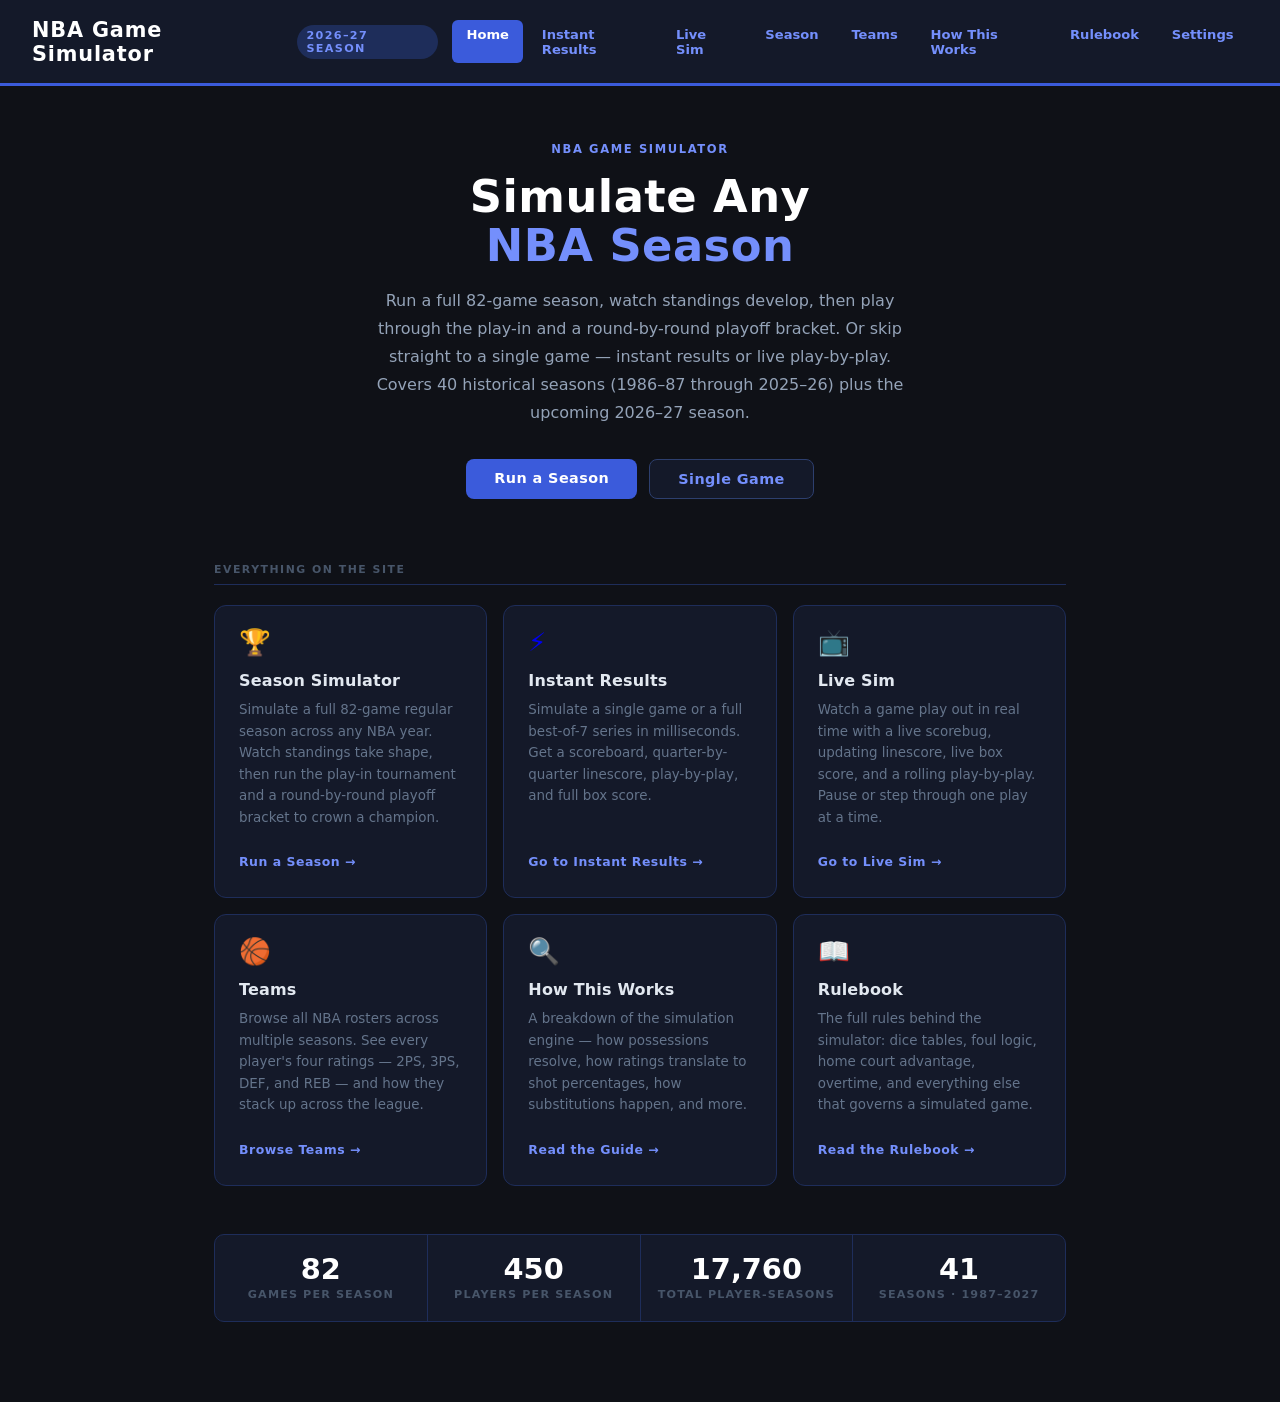
<file: index.html>
<!DOCTYPE html>
<html lang="en">
<head>
  <meta charset="UTF-8">
  <meta name="viewport" content="width=device-width, initial-scale=1.0">
  <title>NBA Game Simulator</title>
  <link rel="stylesheet" href="common.css">
  <style>
    .container { max-width: 900px; margin: 0 auto; padding: 3.5rem 1.5rem 5rem; }

    /* ── Hero ───────────────────────────────────────────── */
    .hero {
      text-align: center;
      margin-bottom: 4rem;
    }
    .hero-eyebrow {
      font-size: 0.72rem; font-weight: 700; text-transform: uppercase;
      letter-spacing: 0.14em; color: #748ffc; margin-bottom: 1rem;
    }
    .hero-title {
      font-size: 2.8rem; font-weight: 900; color: #fff;
      line-height: 1.1; letter-spacing: 0.01em;
      margin-bottom: 1rem;
    }
    .hero-title span { color: #748ffc; }
    .hero-desc {
      font-size: 1rem; color: #94a3b8; line-height: 1.75;
      max-width: 560px; margin: 0 auto 2rem;
    }
    .hero-cta {
      display: inline-flex; gap: 0.75rem; flex-wrap: wrap; justify-content: center;
    }
    .btn-hero {
      display: inline-block; text-decoration: none;
      padding: 0.7rem 1.75rem; border-radius: 8px;
      font-size: 0.9rem; font-weight: 700; letter-spacing: 0.03em;
      transition: background 0.15s, transform 0.1s;
    }
    .btn-hero:active { transform: scale(0.98); }
    .btn-hero-primary {
      background: #3b5bdb; color: #fff;
    }
    .btn-hero-primary:hover { background: #4c6ef5; }
    .btn-hero-secondary {
      background: #141929; color: #748ffc;
      border: 1px solid #2d3f6e;
    }
    .btn-hero-secondary:hover { background: #1e2d5a; color: #c5d0fc; }

    /* ── Section label ───────────────────────────────────── */
    .section-label {
      font-size: 0.68rem; font-weight: 700; text-transform: uppercase;
      letter-spacing: 0.14em; color: #475569;
      margin-bottom: 1.25rem; padding-bottom: 0.5rem;
      border-bottom: 1px solid #1e2d5a;
    }

    /* ── Feature cards grid ─────────────────────────────── */
    .cards {
      display: grid;
      grid-template-columns: repeat(auto-fill, minmax(260px, 1fr));
      gap: 1rem;
    }
    .card {
      background: #141929; border: 1px solid #1e2d5a;
      border-radius: 12px; padding: 1.5rem 1.5rem 1.75rem;
      text-decoration: none; display: flex; flex-direction: column; gap: 0.6rem;
      transition: border-color 0.15s, background 0.15s, transform 0.1s;
      position: relative; overflow: hidden;
    }
    .card:hover {
      border-color: #3b5bdb; background: #172035;
      transform: translateY(-2px);
    }
    .card:active { transform: translateY(0); }

    .card-icon {
      font-size: 1.6rem; line-height: 1; margin-bottom: 0.35rem;
    }
    .card-title {
      font-size: 1rem; font-weight: 800; color: #e2e8f0;
      letter-spacing: 0.01em;
    }
    .card-desc {
      font-size: 0.84rem; color: #64748b; line-height: 1.6;
    }
    .card-arrow {
      margin-top: auto; padding-top: 1rem;
      font-size: 0.78rem; font-weight: 700;
      color: #748ffc; letter-spacing: 0.04em;
    }
    .card:hover .card-arrow { color: #c5d0fc; }

    /* ── Stat strip ──────────────────────────────────────── */
    .stat-strip {
      display: flex; gap: 0; margin-top: 3rem;
      background: #141929; border: 1px solid #1e2d5a; border-radius: 10px;
      overflow: hidden;
    }
    .stat-item {
      flex: 1; padding: 1.25rem 1rem; text-align: center;
      border-right: 1px solid #1e2d5a;
    }
    .stat-item:last-child { border-right: none; }
    .stat-num {
      font-size: 1.8rem; font-weight: 900; color: #fff;
      line-height: 1; margin-bottom: 0.3rem;
    }
    .stat-lbl {
      font-size: 0.7rem; font-weight: 600; text-transform: uppercase;
      letter-spacing: 0.1em; color: #475569;
    }
  </style>
</head>
<body>

<header>
  <div class="header-brand">
    <h1>NBA Game Simulator</h1>
    <span class="badge">2026–27 Season</span>
  </div>
  <nav class="header-nav">
    <a href="index.html" class="nav-link active">Home</a>
    <a href="simulator.html" class="nav-link">Instant Results</a>
    <a href="live.html" class="nav-link">Live Sim</a>
    <a href="season.html" class="nav-link">Season</a>
    <a href="teams.html" class="nav-link">Teams</a>
    <a href="how-it-works.html" class="nav-link">How This Works</a>
    <a href="rulebook.html" class="nav-link">Rulebook</a>
    <a href="settings.html" class="nav-link">Settings</a>
  </nav>
</header>

<div class="container">

  <!-- ── Hero ──────────────────────────────────────────── -->
  <div class="hero">
    <div class="hero-eyebrow">NBA Game Simulator</div>
    <h1 class="hero-title">Simulate Any<br><span>NBA Season</span></h1>
    <p class="hero-desc">
      Run a full 82-game season, watch standings develop, then play through the play-in and a round-by-round playoff bracket. Or skip straight to a single game — instant results or live play-by-play. Covers 40 historical seasons (1986–87 through 2025–26) plus the upcoming 2026–27 season.
    </p>
    <div class="hero-cta">
      <a href="season.html" class="btn-hero btn-hero-primary">Run a Season</a>
      <a href="simulator.html" class="btn-hero btn-hero-secondary">Single Game</a>
    </div>
  </div>

  <!-- ── Feature cards ─────────────────────────────────── -->
  <div class="section-label">Everything on the site</div>
  <div class="cards">

    <a href="season.html" class="card">
      <div class="card-icon">🏆</div>
      <div class="card-title">Season Simulator</div>
      <div class="card-desc">
        Simulate a full 82-game regular season across any NBA year. Watch standings take shape, then run the play-in tournament and a round-by-round playoff bracket to crown a champion.
      </div>
      <div class="card-arrow">Run a Season →</div>
    </a>

    <a href="simulator.html" class="card">
      <div class="card-icon">⚡</div>
      <div class="card-title">Instant Results</div>
      <div class="card-desc">
        Simulate a single game or a full best-of-7 series in milliseconds. Get a scoreboard, quarter-by-quarter linescore, play-by-play, and full box score.
      </div>
      <div class="card-arrow">Go to Instant Results →</div>
    </a>

    <a href="live.html" class="card">
      <div class="card-icon">📺</div>
      <div class="card-title">Live Sim</div>
      <div class="card-desc">
        Watch a game play out in real time with a live scorebug, updating linescore, live box score, and a rolling play-by-play. Pause or step through one play at a time.
      </div>
      <div class="card-arrow">Go to Live Sim →</div>
    </a>

    <a href="teams.html" class="card">
      <div class="card-icon">🏀</div>
      <div class="card-title">Teams</div>
      <div class="card-desc">
        Browse all NBA rosters across multiple seasons. See every player's four ratings — 2PS, 3PS, DEF, and REB — and how they stack up across the league.
      </div>
      <div class="card-arrow">Browse Teams →</div>
    </a>

    <a href="how-it-works.html" class="card">
      <div class="card-icon">🔍</div>
      <div class="card-title">How This Works</div>
      <div class="card-desc">
        A breakdown of the simulation engine — how possessions resolve, how ratings translate to shot percentages, how substitutions happen, and more.
      </div>
      <div class="card-arrow">Read the Guide →</div>
    </a>

    <a href="rulebook.html" class="card">
      <div class="card-icon">📖</div>
      <div class="card-title">Rulebook</div>
      <div class="card-desc">
        The full rules behind the simulator: dice tables, foul logic, home court advantage, overtime, and everything else that governs a simulated game.
      </div>
      <div class="card-arrow">Read the Rulebook →</div>
    </a>

  </div>

  <!-- ── Quick stats ────────────────────────────────────── -->
  <div class="stat-strip">
    <div class="stat-item">
      <div class="stat-num">82</div>
      <div class="stat-lbl">Games per Season</div>
    </div>
    <div class="stat-item">
      <div class="stat-num">450</div>
      <div class="stat-lbl">Players per Season</div>
    </div>
    <div class="stat-item">
      <div class="stat-num">17,760</div>
      <div class="stat-lbl">Total Player-Seasons</div>
    </div>
    <div class="stat-item">
      <div class="stat-num">41</div>
      <div class="stat-lbl">Seasons · 1987–2027</div>
    </div>
  </div>

</div>
</body>
</html>
</file>
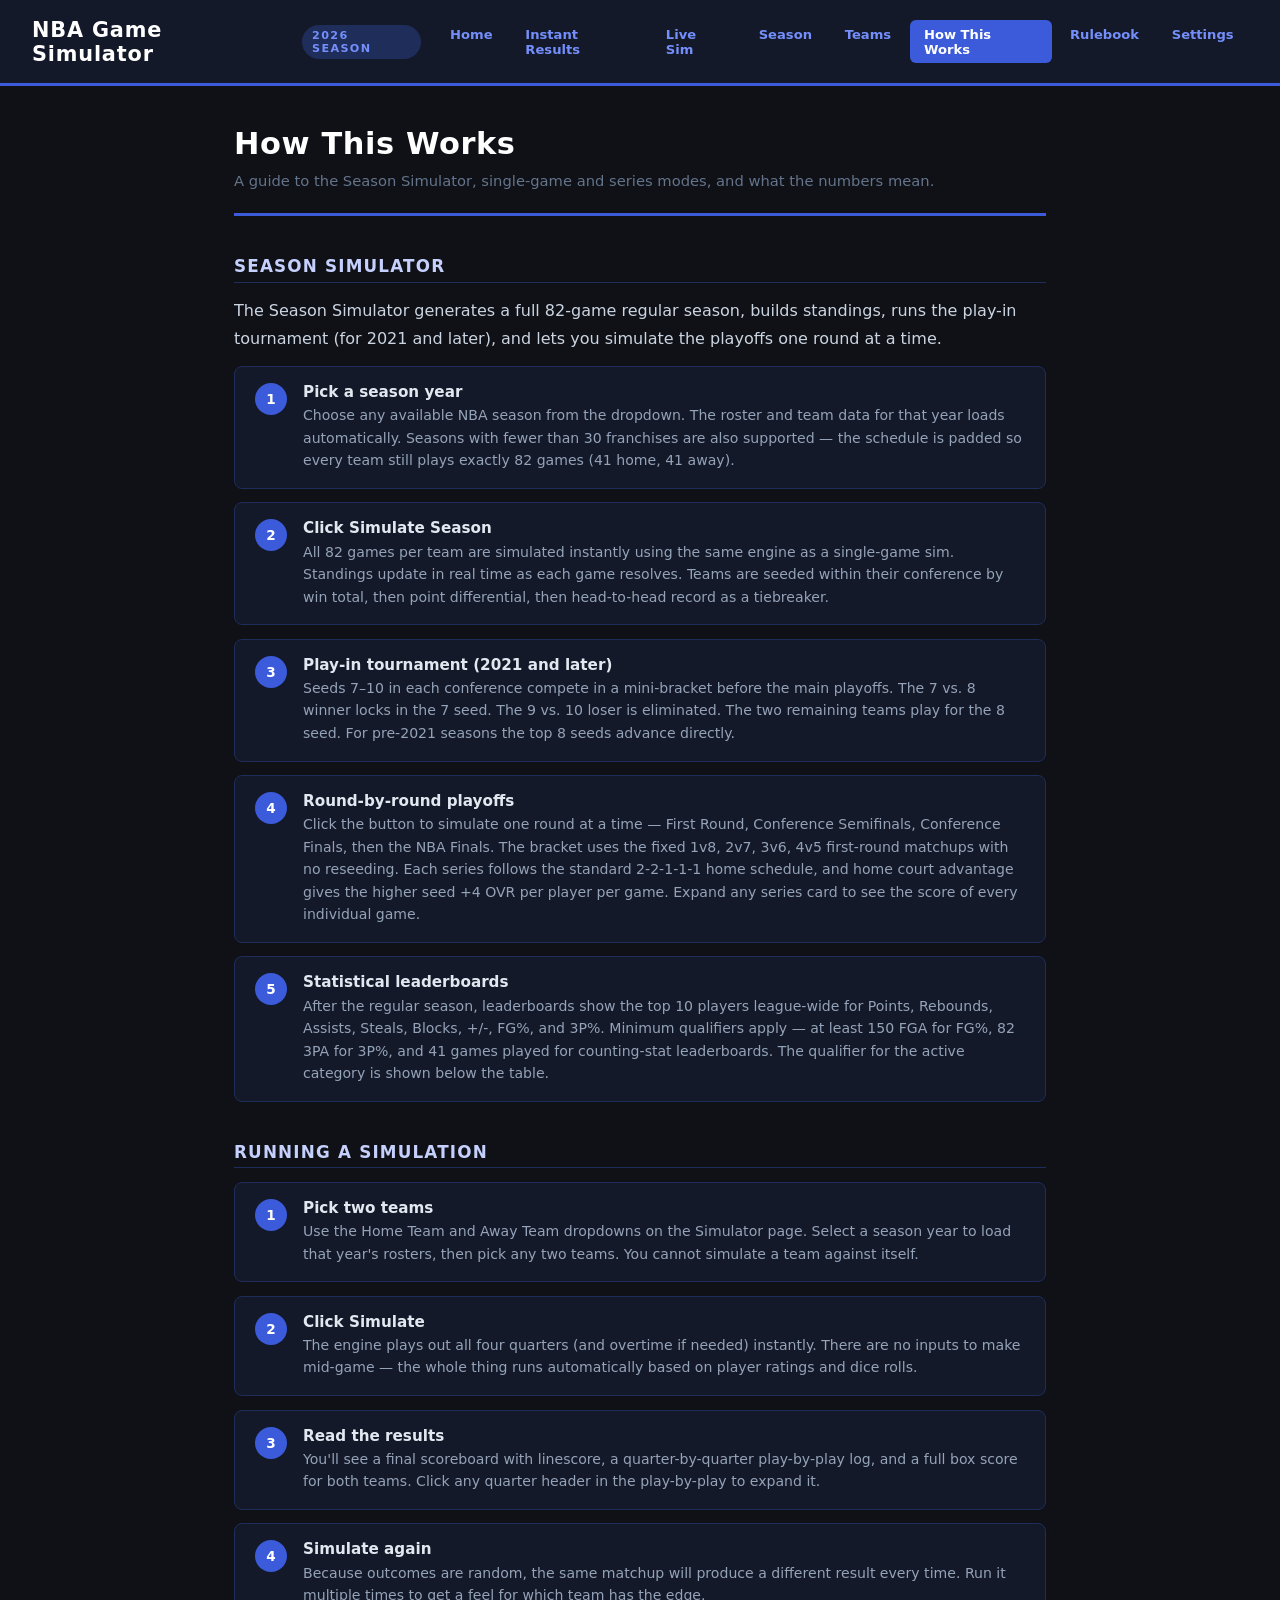
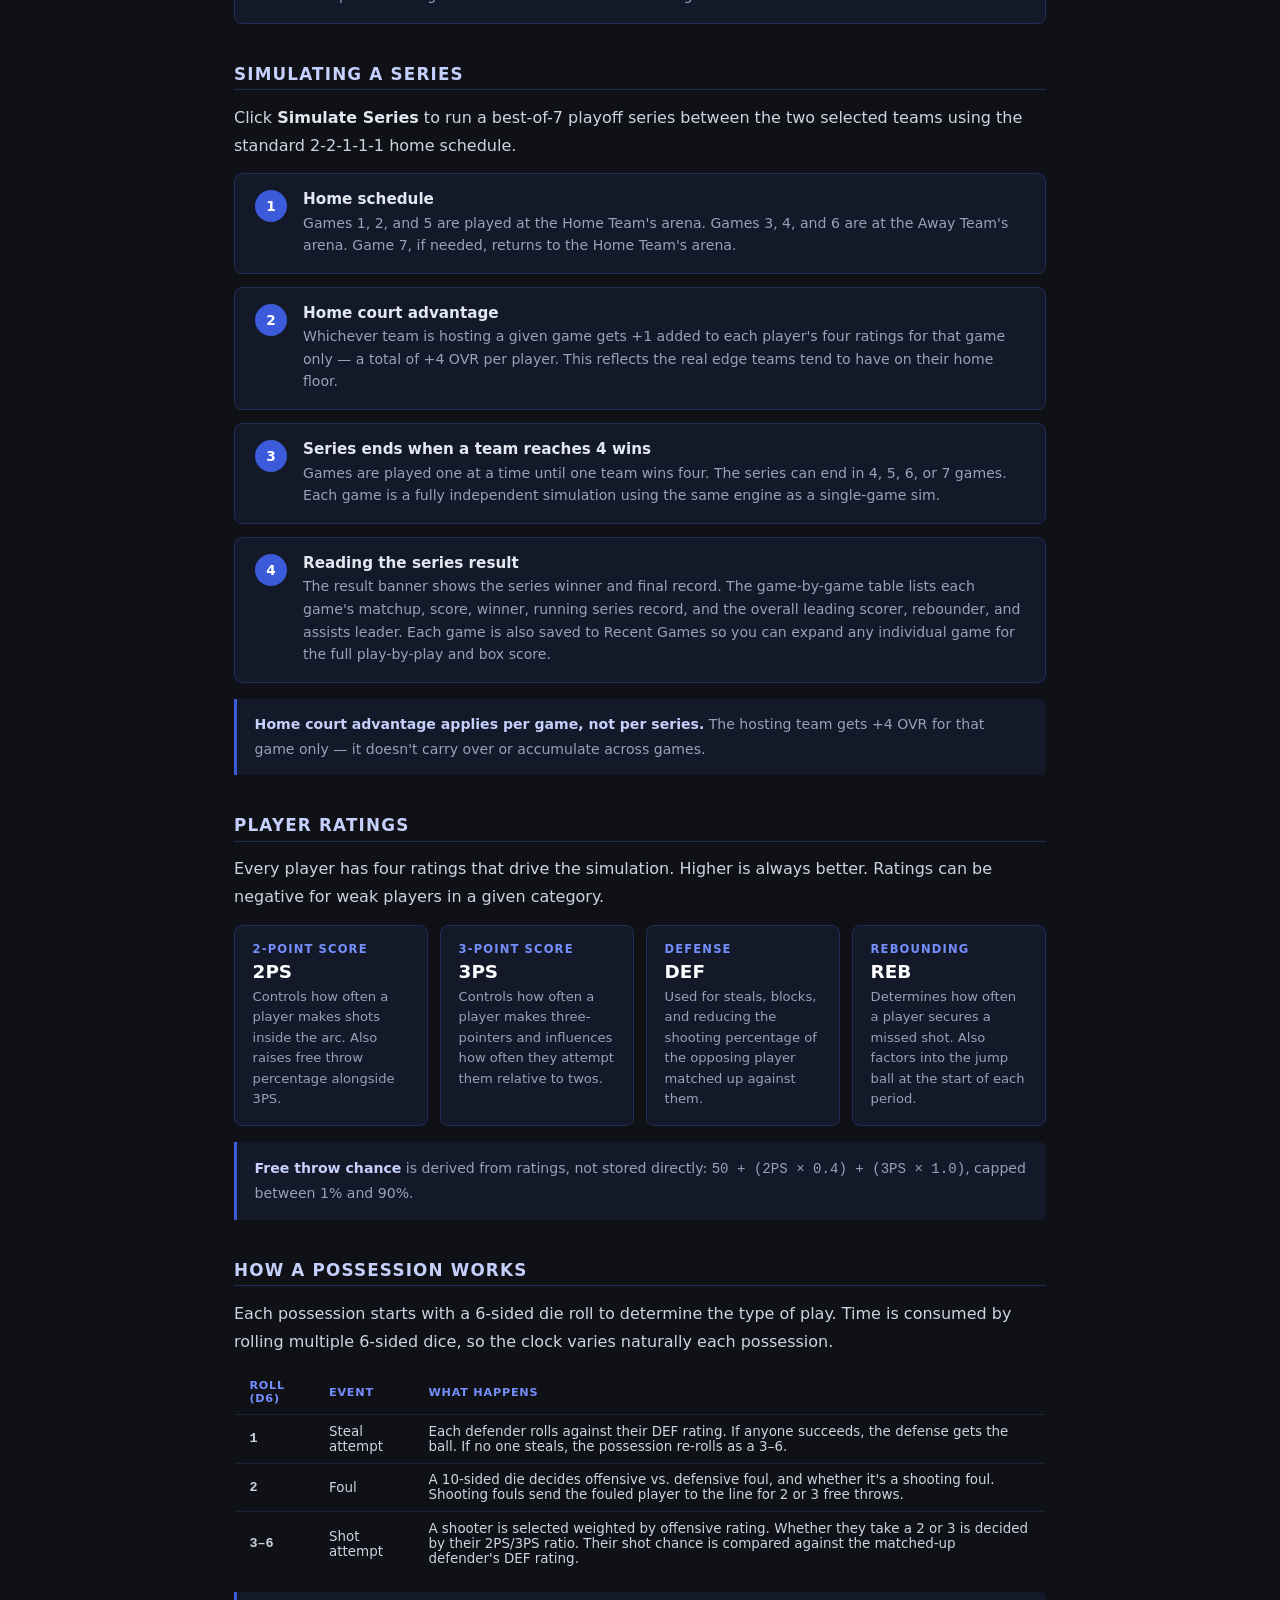
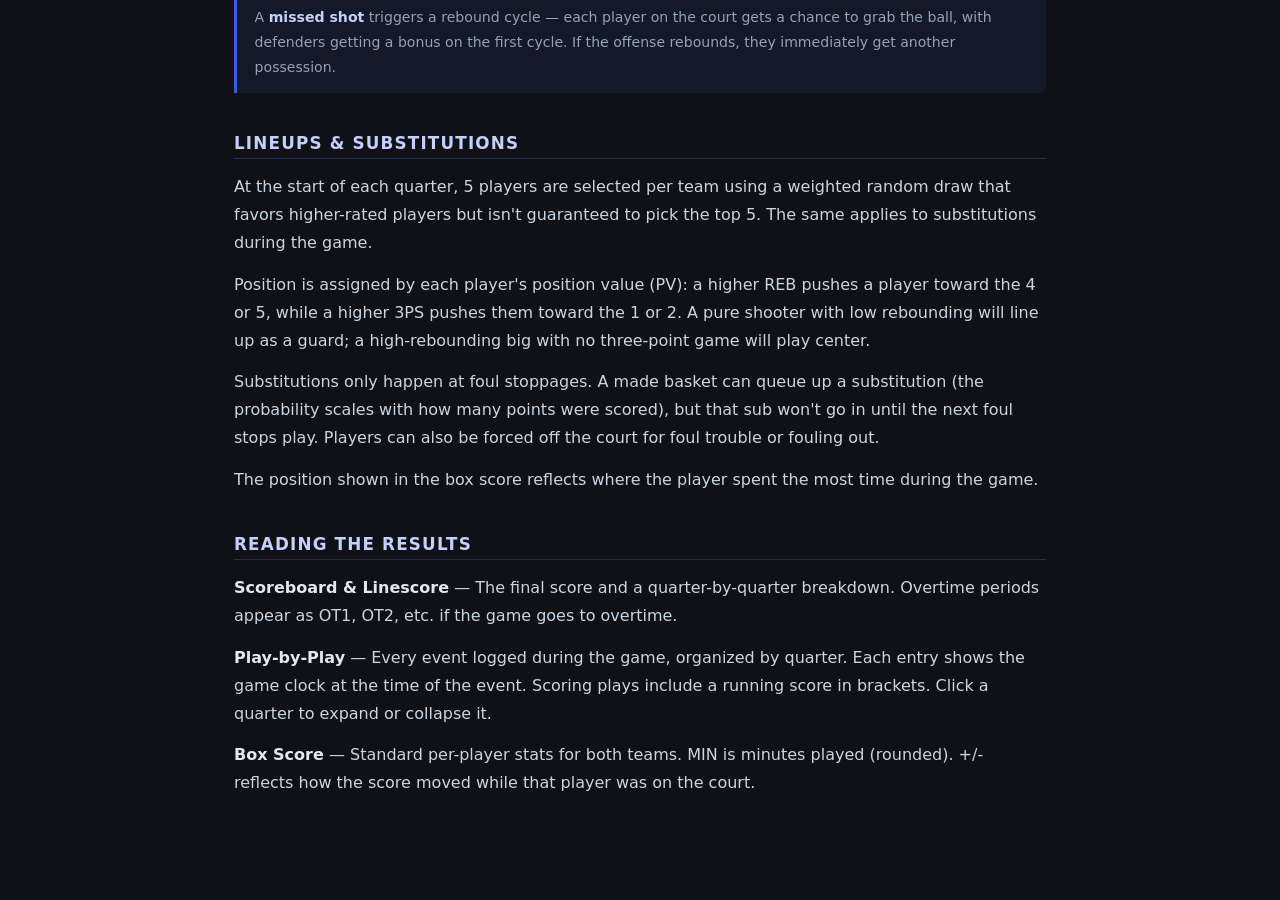
<file: how-it-works.html>
<!DOCTYPE html>
<html lang="en">
<head>
  <meta charset="UTF-8">
  <meta name="viewport" content="width=device-width, initial-scale=1.0">
  <title>How This Works — NBA Game Simulator</title>
  <link rel="stylesheet" href="common.css">
  <style>
    .container { max-width: 860px; margin: 0 auto; padding: 2.5rem 1.5rem 4rem; }

    /* ── Section layout ─────────────────────────────── */
    .page-title {
      font-size: 1.9rem; font-weight: 900; color: #fff;
      margin: 0 0 0.4rem; letter-spacing: 0.02em;
    }
    .page-subtitle {
      color: #64748b; font-size: 0.92rem; margin-bottom: 2.5rem;
      padding-bottom: 1.25rem; border-bottom: 3px solid #3b5bdb;
    }

    .section { margin-bottom: 2.5rem; }
    .section-title {
      font-size: 1.05rem; font-weight: 800; color: #c5d0fc;
      text-transform: uppercase; letter-spacing: 0.07em;
      margin-bottom: 0.85rem; padding-bottom: 0.35rem;
      border-bottom: 1px solid #1e2d5a;
    }

    p { color: #cbd5e1; line-height: 1.75; margin-bottom: 0.85rem; }
    p:last-child { margin-bottom: 0; }

    /* ── Steps ──────────────────────────────────────── */
    .steps { display: flex; flex-direction: column; gap: 0.85rem; }
    .step {
      display: flex; gap: 1rem; align-items: flex-start;
      background: #141929; border: 1px solid #1e2d5a;
      border-radius: 8px; padding: 1rem 1.25rem;
    }
    .step-num {
      flex-shrink: 0;
      width: 2rem; height: 2rem;
      background: #3b5bdb; color: #fff;
      border-radius: 50%; display: flex; align-items: center; justify-content: center;
      font-size: 0.85rem; font-weight: 800;
    }
    .step-body { flex: 1; }
    .step-body strong { color: #e2e8f0; display: block; margin-bottom: 0.2rem; font-size: 0.95rem; }
    .step-body span { color: #94a3b8; font-size: 0.88rem; line-height: 1.6; }

    /* ── Stat cards ─────────────────────────────────── */
    .stat-grid {
      display: grid;
      grid-template-columns: repeat(auto-fill, minmax(190px, 1fr));
      gap: 0.75rem;
    }
    .stat-card {
      background: #141929; border: 1px solid #1e2d5a;
      border-radius: 8px; padding: 1rem 1.1rem;
    }
    .stat-card .stat-name {
      font-size: 0.72rem; font-weight: 700; text-transform: uppercase;
      letter-spacing: 0.1em; color: #748ffc; margin-bottom: 0.35rem;
    }
    .stat-card .stat-abbr {
      font-size: 1.15rem; font-weight: 900; color: #fff; margin-bottom: 0.3rem;
    }
    .stat-card p { font-size: 0.82rem; color: #94a3b8; line-height: 1.55; margin: 0; }

    /* ── Event table ─────────────────────────────────── */
    .event-table {
      width: 100%; border-collapse: collapse;
      font-size: 0.84rem; border: 1px solid #1e2d5a; border-radius: 8px; overflow: hidden;
    }
    .event-table th, .event-table td {
      padding: 0.55rem 0.9rem; text-align: left; border-bottom: 1px solid #1a2235;
    }
    .event-table th {
      background: #0f1117; color: #748ffc;
      font-size: 0.7rem; font-weight: 700; text-transform: uppercase; letter-spacing: 0.07em;
    }
    .event-table td { color: #cbd5e1; }
    .event-table tr:last-child td { border-bottom: none; }
    .event-table tr:hover td { background: #172035; }
    .roll-val {
      font-family: 'Cascadia Code', 'Fira Code', 'Consolas', monospace;
      color: #69db7c; font-weight: 700;
    }

    /* ── Callout ────────────────────────────────────── */
    .callout {
      border-left: 3px solid #3b5bdb; background: #141929;
      border-radius: 0 6px 6px 0; padding: 0.85rem 1.1rem;
      margin-top: 1rem;
    }
    .callout p { font-size: 0.88rem; color: #94a3b8; margin: 0; }
    .callout strong { color: #c5d0fc; }
  </style>
</head>
<body>

<header>
  <div class="header-brand">
    <h1>NBA Game Simulator</h1>
    <span class="badge">2026 Season</span>
  </div>
  <nav class="header-nav">
    <a href="index.html" class="nav-link">Home</a>
    <a href="simulator.html" class="nav-link">Instant Results</a>
    <a href="live.html" class="nav-link">Live Sim</a>
    <a href="season.html" class="nav-link">Season</a>
    <a href="teams.html" class="nav-link">Teams</a>
    <a href="how-it-works.html" class="nav-link active">How This Works</a>
    <a href="rulebook.html" class="nav-link">Rulebook</a>
    <a href="settings.html" class="nav-link">Settings</a>
  </nav>
</header>

<div class="container">

  <h1 class="page-title">How This Works</h1>
  <p class="page-subtitle">A guide to the Season Simulator, single-game and series modes, and what the numbers mean.</p>

  <!-- ── Season Simulator ──────────────────────── -->
  <div class="section">
    <div class="section-title">Season Simulator</div>
    <p>The Season Simulator generates a full 82-game regular season, builds standings, runs the play-in tournament (for 2021 and later), and lets you simulate the playoffs one round at a time.</p>
    <div class="steps">
      <div class="step">
        <div class="step-num">1</div>
        <div class="step-body">
          <strong>Pick a season year</strong>
          <span>Choose any available NBA season from the dropdown. The roster and team data for that year loads automatically. Seasons with fewer than 30 franchises are also supported — the schedule is padded so every team still plays exactly 82 games (41 home, 41 away).</span>
        </div>
      </div>
      <div class="step">
        <div class="step-num">2</div>
        <div class="step-body">
          <strong>Click Simulate Season</strong>
          <span>All 82 games per team are simulated instantly using the same engine as a single-game sim. Standings update in real time as each game resolves. Teams are seeded within their conference by win total, then point differential, then head-to-head record as a tiebreaker.</span>
        </div>
      </div>
      <div class="step">
        <div class="step-num">3</div>
        <div class="step-body">
          <strong>Play-in tournament (2021 and later)</strong>
          <span>Seeds 7–10 in each conference compete in a mini-bracket before the main playoffs. The 7 vs. 8 winner locks in the 7 seed. The 9 vs. 10 loser is eliminated. The two remaining teams play for the 8 seed. For pre-2021 seasons the top 8 seeds advance directly.</span>
        </div>
      </div>
      <div class="step">
        <div class="step-num">4</div>
        <div class="step-body">
          <strong>Round-by-round playoffs</strong>
          <span>Click the button to simulate one round at a time — First Round, Conference Semifinals, Conference Finals, then the NBA Finals. The bracket uses the fixed 1v8, 2v7, 3v6, 4v5 first-round matchups with no reseeding. Each series follows the standard 2-2-1-1-1 home schedule, and home court advantage gives the higher seed +4 OVR per player per game. Expand any series card to see the score of every individual game.</span>
        </div>
      </div>
      <div class="step">
        <div class="step-num">5</div>
        <div class="step-body">
          <strong>Statistical leaderboards</strong>
          <span>After the regular season, leaderboards show the top 10 players league-wide for Points, Rebounds, Assists, Steals, Blocks, +/-, FG%, and 3P%. Minimum qualifiers apply — at least 150 FGA for FG%, 82 3PA for 3P%, and 41 games played for counting-stat leaderboards. The qualifier for the active category is shown below the table.</span>
        </div>
      </div>
    </div>
  </div>

  <!-- ── Running a Simulation ───────────────────── -->
  <div class="section">
    <div class="section-title">Running a Simulation</div>
    <div class="steps">
      <div class="step">
        <div class="step-num">1</div>
        <div class="step-body">
          <strong>Pick two teams</strong>
          <span>Use the Home Team and Away Team dropdowns on the Simulator page. Select a season year to load that year's rosters, then pick any two teams. You cannot simulate a team against itself.</span>
        </div>
      </div>
      <div class="step">
        <div class="step-num">2</div>
        <div class="step-body">
          <strong>Click Simulate</strong>
          <span>The engine plays out all four quarters (and overtime if needed) instantly. There are no inputs to make mid-game — the whole thing runs automatically based on player ratings and dice rolls.</span>
        </div>
      </div>
      <div class="step">
        <div class="step-num">3</div>
        <div class="step-body">
          <strong>Read the results</strong>
          <span>You'll see a final scoreboard with linescore, a quarter-by-quarter play-by-play log, and a full box score for both teams. Click any quarter header in the play-by-play to expand it.</span>
        </div>
      </div>
      <div class="step">
        <div class="step-num">4</div>
        <div class="step-body">
          <strong>Simulate again</strong>
          <span>Because outcomes are random, the same matchup will produce a different result every time. Run it multiple times to get a feel for which team has the edge.</span>
        </div>
      </div>
    </div>
  </div>

  <!-- ── Simulating a Series ──────────────────────── -->
  <div class="section">
    <div class="section-title">Simulating a Series</div>
    <p>Click <strong style="color:#e2e8f0;">Simulate Series</strong> to run a best-of-7 playoff series between the two selected teams using the standard 2-2-1-1-1 home schedule.</p>
    <div class="steps">
      <div class="step">
        <div class="step-num">1</div>
        <div class="step-body">
          <strong>Home schedule</strong>
          <span>Games 1, 2, and 5 are played at the Home Team's arena. Games 3, 4, and 6 are at the Away Team's arena. Game 7, if needed, returns to the Home Team's arena.</span>
        </div>
      </div>
      <div class="step">
        <div class="step-num">2</div>
        <div class="step-body">
          <strong>Home court advantage</strong>
          <span>Whichever team is hosting a given game gets +1 added to each player's four ratings for that game only — a total of +4 OVR per player. This reflects the real edge teams tend to have on their home floor.</span>
        </div>
      </div>
      <div class="step">
        <div class="step-num">3</div>
        <div class="step-body">
          <strong>Series ends when a team reaches 4 wins</strong>
          <span>Games are played one at a time until one team wins four. The series can end in 4, 5, 6, or 7 games. Each game is a fully independent simulation using the same engine as a single-game sim.</span>
        </div>
      </div>
      <div class="step">
        <div class="step-num">4</div>
        <div class="step-body">
          <strong>Reading the series result</strong>
          <span>The result banner shows the series winner and final record. The game-by-game table lists each game's matchup, score, winner, running series record, and the overall leading scorer, rebounder, and assists leader. Each game is also saved to Recent Games so you can expand any individual game for the full play-by-play and box score.</span>
        </div>
      </div>
    </div>
    <div class="callout">
      <p><strong>Home court advantage applies per game, not per series.</strong> The hosting team gets +4 OVR for that game only — it doesn't carry over or accumulate across games.</p>
    </div>
  </div>

  <!-- ── Player Ratings ─────────────────────────── -->
  <div class="section">
    <div class="section-title">Player Ratings</div>
    <p>Every player has four ratings that drive the simulation. Higher is always better. Ratings can be negative for weak players in a given category.</p>
    <div class="stat-grid">
      <div class="stat-card">
        <div class="stat-name">2-Point Score</div>
        <div class="stat-abbr">2PS</div>
        <p>Controls how often a player makes shots inside the arc. Also raises free throw percentage alongside 3PS.</p>
      </div>
      <div class="stat-card">
        <div class="stat-name">3-Point Score</div>
        <div class="stat-abbr">3PS</div>
        <p>Controls how often a player makes three-pointers and influences how often they attempt them relative to twos.</p>
      </div>
      <div class="stat-card">
        <div class="stat-name">Defense</div>
        <div class="stat-abbr">DEF</div>
        <p>Used for steals, blocks, and reducing the shooting percentage of the opposing player matched up against them.</p>
      </div>
      <div class="stat-card">
        <div class="stat-name">Rebounding</div>
        <div class="stat-abbr">REB</div>
        <p>Determines how often a player secures a missed shot. Also factors into the jump ball at the start of each period.</p>
      </div>
    </div>
    <div class="callout">
      <p><strong>Free throw chance</strong> is derived from ratings, not stored directly: <code>50 + (2PS × 0.4) + (3PS × 1.0)</code>, capped between 1% and 90%.</p>
    </div>
  </div>

  <!-- ── How a Possession Works ─────────────────── -->
  <div class="section">
    <div class="section-title">How a Possession Works</div>
    <p>Each possession starts with a 6-sided die roll to determine the type of play. Time is consumed by rolling multiple 6-sided dice, so the clock varies naturally each possession.</p>
    <table class="event-table">
      <thead>
        <tr><th>Roll (d6)</th><th>Event</th><th>What happens</th></tr>
      </thead>
      <tbody>
        <tr>
          <td class="roll-val">1</td>
          <td>Steal attempt</td>
          <td>Each defender rolls against their DEF rating. If anyone succeeds, the defense gets the ball. If no one steals, the possession re-rolls as a 3–6.</td>
        </tr>
        <tr>
          <td class="roll-val">2</td>
          <td>Foul</td>
          <td>A 10-sided die decides offensive vs. defensive foul, and whether it's a shooting foul. Shooting fouls send the fouled player to the line for 2 or 3 free throws.</td>
        </tr>
        <tr>
          <td class="roll-val">3–6</td>
          <td>Shot attempt</td>
          <td>A shooter is selected weighted by offensive rating. Whether they take a 2 or 3 is decided by their 2PS/3PS ratio. Their shot chance is compared against the matched-up defender's DEF rating.</td>
        </tr>
      </tbody>
    </table>
    <div class="callout">
      <p>A <strong>missed shot</strong> triggers a rebound cycle — each player on the court gets a chance to grab the ball, with defenders getting a bonus on the first cycle. If the offense rebounds, they immediately get another possession.</p>
    </div>
  </div>

  <!-- ── Lineups & Substitutions ────────────────── -->
  <div class="section">
    <div class="section-title">Lineups &amp; Substitutions</div>
    <p>At the start of each quarter, 5 players are selected per team using a weighted random draw that favors higher-rated players but isn't guaranteed to pick the top 5. The same applies to substitutions during the game.</p>
    <p>Position is assigned by each player's position value (PV): a higher REB pushes a player toward the 4 or 5, while a higher 3PS pushes them toward the 1 or 2. A pure shooter with low rebounding will line up as a guard; a high-rebounding big with no three-point game will play center.</p>
    <p>Substitutions only happen at foul stoppages. A made basket can queue up a substitution (the probability scales with how many points were scored), but that sub won't go in until the next foul stops play. Players can also be forced off the court for foul trouble or fouling out.</p>
    <p>The position shown in the box score reflects where the player spent the most time during the game.</p>
  </div>

  <!-- ── Reading the Results ────────────────────── -->
  <div class="section">
    <div class="section-title">Reading the Results</div>
    <p><strong style="color:#e2e8f0;">Scoreboard &amp; Linescore</strong> — The final score and a quarter-by-quarter breakdown. Overtime periods appear as OT1, OT2, etc. if the game goes to overtime.</p>
    <p><strong style="color:#e2e8f0;">Play-by-Play</strong> — Every event logged during the game, organized by quarter. Each entry shows the game clock at the time of the event. Scoring plays include a running score in brackets. Click a quarter to expand or collapse it.</p>
    <p><strong style="color:#e2e8f0;">Box Score</strong> — Standard per-player stats for both teams. MIN is minutes played (rounded). +/- reflects how the score moved while that player was on the court.</p>
  </div>

</div>
</body>
</html>
</file>
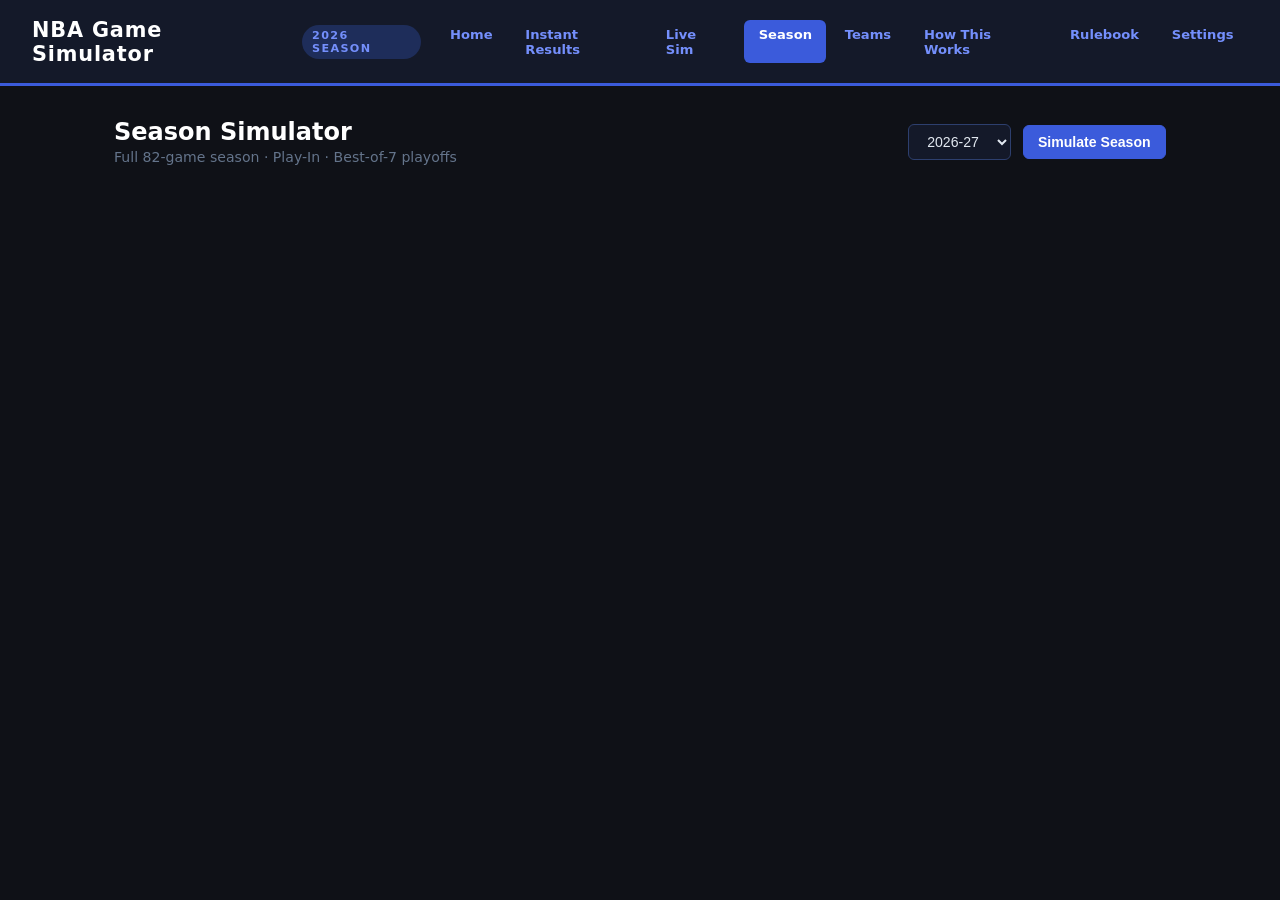
<file: season.html>
<!DOCTYPE html>
<html lang="en">
<head>
  <meta charset="UTF-8">
  <meta name="viewport" content="width=device-width, initial-scale=1.0">
  <title>Season Simulator — NBA Game Simulator</title>
  <link rel="stylesheet" href="common.css">
  <style>
    .container { max-width: 1100px; margin: 0 auto; padding: 2rem 1.5rem 4rem; }
    .page-header { display:flex; align-items:center; justify-content:space-between; flex-wrap:wrap; gap:1rem; margin-bottom:2rem; }
    .page-title  { font-size:1.5rem; font-weight:900; color:#fff; }
    .page-subtitle { color:#64748b; font-size:.88rem; margin-top:.2rem; }
    .ctrl-row { display:flex; gap:.75rem; align-items:center; flex-wrap:wrap; }
    select, .btn {
      background:#141929; color:#e2e8f0; border:1px solid #2d3f6e;
      border-radius:6px; padding:.5rem .9rem; font-size:.88rem; cursor:pointer;
    }
    .btn { font-weight:700; transition:background .15s; }
    .btn:hover:not(:disabled) { background:#1e2d5a; }
    .btn:disabled { opacity:.45; cursor:default; }
    .btn-primary { background:#3b5bdb; border-color:#3b5bdb; color:#fff; }
    .btn-primary:hover:not(:disabled) { background:#4c6ef5; }

    /* ── Sections ─────── */
    section { margin-bottom:2.5rem; }
    .section-title { font-size:1.1rem; font-weight:800; color:#fff; margin-bottom:1rem; padding-bottom:.5rem; border-bottom:1px solid #1e2d5a; }

    /* ── Standings ─────── */
    .standings-wrap { display:grid; grid-template-columns:1fr 1fr; gap:1.5rem; }
    @media(max-width:700px){ .standings-wrap { grid-template-columns:1fr; } }
    .standings-conf { font-size:.75rem; font-weight:700; text-transform:uppercase; letter-spacing:.1em; color:#748ffc; margin-bottom:.5rem; }
    .std-table { width:100%; border-collapse:collapse; font-size:.78rem; }
    .std-table th, .std-table td { padding:.35rem .6rem; text-align:right; border-bottom:1px solid #1a2235; }
    .std-table th { background:#0f1117; color:#748ffc; font-size:.66rem; font-weight:700; text-transform:uppercase; letter-spacing:.07em; }
    .std-table td:first-child, .std-table th:first-child { text-align:left; }
    .std-table tbody tr:hover td { background:#172035; }
    .std-table .playoff-line td { border-top:2px solid #3b5bdb; }
    .std-table .playin-line td { border-top:1px dashed #748ffc; }
    .seed-num { color:#64748b; font-size:.68rem; margin-right:.3rem; }
    .pos-diff { color:#69db7c; } .neg-diff { color:#f87171; }

    /* ── Leaders layout ─────── */
    .leaders-layout { display:flex; gap:2rem; align-items:flex-start; }
    .leaders-left { flex-shrink:0; width:440px; }
    .leaders-right { flex:1; min-width:0; }
    @media(max-width:800px){ .leaders-layout { flex-direction:column; } .leaders-left { width:100%; } }

    /* ── Leaders ─────── */
    .leader-tabs { display:flex; flex-wrap:wrap; gap:.4rem; margin-bottom:1rem; }
    .leader-tab { background:#141929; border:1px solid #2d3f6e; border-radius:5px; padding:.3rem .7rem; font-size:.75rem; font-weight:700; cursor:pointer; color:#94a3b8; }
    .leader-tab.active { background:#3b5bdb; border-color:#3b5bdb; color:#fff; }
    .leader-table { width:100%; border-collapse:collapse; font-size:.78rem; table-layout:fixed; }
    .leader-table col.c-rank  { width:28px; }
    .leader-table col.c-name  { width:auto; }
    .leader-table col.c-logo  { width:72px; }
    .leader-table col.c-gp    { width:42px; }
    .leader-table col.c-stat  { width:62px; }
    .leader-table th, .leader-table td { padding:.32rem .5rem; border-bottom:1px solid #1a2235; text-align:right; white-space:nowrap; overflow:hidden; }
    .leader-table th { background:#0f1117; color:#748ffc; font-size:.66rem; font-weight:700; text-transform:uppercase; letter-spacing:.07em; }
    .leader-table td:first-child, .leader-table th:first-child { text-align:left; }
    .leader-table td:nth-child(2), .leader-table th:nth-child(2) { text-align:left; text-overflow:ellipsis; }
    .leader-table td:nth-child(2) { color:#c8d3f5; font-size:.75rem; }
    .leader-table td:nth-child(3), .leader-table th:nth-child(3) { text-align:center; }
    .leader-table tbody tr:nth-child(odd) td { background:#0c101a; }
    .leader-table tbody tr:hover td { background:#172035 !important; }
    .leader-table .rank-col { color:#748ffc; font-size:.7rem; }
    .stat-val { font-weight:800; color:#fff; }
    .leader-qualifier { font-size:.66rem; color:#475569; margin-top:.4rem; }

    /* ── Team player stats ─────── */
    .team-stats-ctrl { display:flex; align-items:center; gap:.75rem; margin-bottom:.75rem; flex-wrap:wrap; }
    .team-stats-sub-label { font-size:.78rem; font-weight:800; text-transform:uppercase; letter-spacing:.07em; color:#c5d0fc; white-space:nowrap; }
    #teamStatsSel, #teamStatsView { font-size:.82rem; }
    .ts-delta { font-size:.68rem; font-weight:700; }
    .ts-wrap { overflow-x:auto; }
    .ts-table { border-collapse:collapse; font-size:.75rem; table-layout:fixed; min-width:540px; }
    .ts-table col.tc-name { width:130px; }
    .ts-table col.tc-gp   { width:28px; }
    .ts-table col.tc-mpg  { width:36px; }
    .ts-table col.tc-ppg  { width:36px; }
    .ts-table col.tc-rpg  { width:36px; }
    .ts-table col.tc-apg  { width:36px; }
    .ts-table col.tc-spg  { width:36px; }
    .ts-table col.tc-bpg  { width:36px; }
    .ts-table col.tc-fgp  { width:42px; }
    .ts-table col.tc-3pp  { width:40px; }
    .ts-table col.tc-ftp  { width:40px; }
    .ts-table col.tc-pm   { width:38px; }
    .ts-table th, .ts-table td { padding:.3rem .45rem; border-bottom:1px solid #1a2235; text-align:right; white-space:nowrap; overflow:hidden; }
    .ts-table th { background:#0f1117; color:#748ffc; font-size:.65rem; font-weight:700; text-transform:uppercase; letter-spacing:.07em; }
    .ts-table td:first-child, .ts-table th:first-child { text-align:left; text-overflow:ellipsis; }
    .ts-table tbody tr:nth-child(odd) td { background:#0c101a; }
    .ts-table tbody tr:hover td { background:#172035; }

    /* ── Awards ─────── */
    .awards-row { display:grid; grid-template-columns:repeat(auto-fill,minmax(220px,1fr)); gap:1rem; margin-bottom:1.5rem; }
    @media(max-width:750px){ .awards-row { grid-template-columns:1fr; } }
    .award-card { background:#141929; border:1px solid #1e2d5a; border-radius:10px; padding:.9rem 1.1rem; }
    .award-label { font-size:.64rem; font-weight:700; text-transform:uppercase; letter-spacing:.12em; color:#748ffc; margin-bottom:.55rem; }
    .award-player-row { display:flex; align-items:center; gap:.55rem; margin-bottom:.4rem; }
    .award-logo { width:28px; height:28px; object-fit:contain; flex-shrink:0; }
    .award-name { font-size:.92rem; font-weight:800; color:#fff; line-height:1.2; }
    .award-team-line { font-size:.7rem; color:#748ffc; font-weight:700; margin-top:.1rem; }
    .award-stats { font-size:.72rem; color:#94a3b8; line-height:1.5; }
    .award-empty { color:#475569; font-size:.78rem; padding:.25rem 0; }
    .allteams-wrap { display:grid; grid-template-columns:1fr 1fr 1fr; gap:2rem; }
    .allteams-wrap > div { min-width:0; }
    .allteams-wrap .award-card { margin-bottom:1rem; }
    @media(max-width:800px){ .allteams-wrap { grid-template-columns:1fr 1fr; } }
    @media(max-width:500px){ .allteams-wrap { grid-template-columns:1fr; } }
    .allteam-block { margin-bottom:.8rem; }
    .allteam-label { font-size:.66rem; font-weight:700; text-transform:uppercase; letter-spacing:.09em; color:#475569; margin-bottom:.35rem; padding-bottom:.3rem; border-bottom:1px solid #1a2235; }
    .allteam-table { width:100%; border-collapse:collapse; font-size:.77rem; }
    .allteam-table td { padding:.26rem .45rem; border-bottom:1px solid #1a2235; color:#c8d3f5; vertical-align:middle; }
    .allteam-table tr:last-child td { border-bottom:none; }
    .allteam-rank { width:1px; white-space:nowrap; color:#475569; font-size:.66rem; text-align:right; padding-right:.5rem !important; }
    .allteam-stat { text-align:right; color:#64748b; font-size:.7rem; white-space:nowrap; }

    /* ── Play-In ─────── */
    .playin-grid { display:grid; grid-template-columns:1fr 1fr; gap:1.5rem; margin-bottom:1rem; }
    @media(max-width:600px){ .playin-grid { grid-template-columns:1fr; } }
    .playin-conf-label { font-size:.75rem; font-weight:700; text-transform:uppercase; letter-spacing:.1em; color:#748ffc; margin-bottom:.6rem; }
    .playin-game { background:#141929; border:1px solid #1e2d5a; border-radius:8px; padding:.75rem 1rem; margin-bottom:.6rem; font-size:.82rem; }
    .playin-game .result { color:#69db7c; font-weight:700; margin-top:.2rem; font-size:.78rem; }
    .playin-game .elim { color:#f87171; }

    /* ── Playoffs ─────── */
    .bracket-grid { display:flex; gap:1.5rem; flex-wrap:wrap; }
    .bracket-conf { flex:1; min-width:260px; }
    .bracket-conf-label { font-size:.75rem; font-weight:700; text-transform:uppercase; letter-spacing:.1em; color:#748ffc; margin-bottom:.75rem; }
    .bracket-round { margin-bottom:1rem; }
    .round-label { font-size:.68rem; font-weight:700; text-transform:uppercase; letter-spacing:.08em; color:#475569; margin-bottom:.4rem; }
    .series-card { background:#141929; border:1px solid #1e2d5a; border-radius:8px; padding:.6rem .9rem; margin-bottom:.5rem; font-size:.8rem; }
    .series-card.pending { border-style:dashed; color:#475569; }
    .series-summary { display:flex; align-items:center; gap:.35rem; flex-wrap:wrap; }
    .series-card .winner { font-weight:800; color:#fff; }
    .series-card .loser  { color:#64748b; }
    .def-word { color:#475569; font-size:.75rem; }
    .vs-word  { color:#475569; font-size:.75rem; }
    .series-record { color:#748ffc; font-size:.72rem; font-weight:700; }
    .series-games { margin-top:.5rem; }
    .series-games summary { font-size:.68rem; color:#748ffc; cursor:pointer; user-select:none; list-style:none; }
    .series-games summary::-webkit-details-marker { display:none; }
    .series-games[open] summary { color:#4c6ef5; }
    .injury-details summary { font-size:.8rem; color:#748ffc; cursor:pointer; user-select:none; list-style:none; padding:.3rem 0; }
    .injury-details summary::-webkit-details-marker { display:none; }
    .injury-details[open] summary { color:#4c6ef5; }
    .injury-details table { margin-top:.5rem; }
    .game-list { margin-top:.3rem; padding:.35rem .5rem; background:#0c101a; border-radius:5px; }
    .game-row { padding:.18rem 0; font-size:.72rem; color:#94a3b8; border-bottom:1px solid #172035; }
    .game-row:last-child { border-bottom:none; }
    .game-row strong { color:#e2e8f0; }
    .game-leaders { display:block; font-size:.67rem; color:#64748b; padding-left:.4rem; margin-top:.05rem; }
    .series-leaders { font-size:.7rem; color:#94a3b8; margin-top:.3rem; line-height:1.4; }
    .series-leaders .sl-w { color:#c8d3f5; font-weight:600; }
    .series-leaders .sl-l { color:#64748b; }
    .champion-banner {
      background:linear-gradient(135deg,#1a2235 0%,#1e3a5f 100%);
      border:1px solid #748ffc; border-radius:10px;
      padding:1.2rem 1.5rem; margin-bottom:1rem;
      font-size:1.2rem; font-weight:900; color:#fff; text-align:center;
    }
    .finals-section { margin-top:1.5rem; }
    .finals-label { font-size:.75rem; font-weight:700; text-transform:uppercase; letter-spacing:.1em; color:#748ffc; margin-bottom:.6rem; }
    .champ-footer { margin-top:1.25rem; }
    .champ-footer-row { display:flex; gap:1rem; align-items:flex-start; flex-wrap:wrap; }
    .champ-footer-row .champion-banner { flex:1; min-width:200px; margin-bottom:0; }
    .finals-mvp-card { flex-shrink:0; width:200px; }
    @media(max-width:600px){ .finals-mvp-card { width:100%; } }
  </style>
</head>
<body>

<header>
  <div class="header-brand">
    <h1>NBA Game Simulator</h1>
    <span class="badge">2026 Season</span>
  </div>
  <nav class="header-nav">
    <a href="index.html" class="nav-link">Home</a>
    <a href="simulator.html" class="nav-link">Instant Results</a>
    <a href="live.html" class="nav-link">Live Sim</a>
    <a href="season.html" class="nav-link active">Season</a>
    <a href="teams.html" class="nav-link">Teams</a>
    <a href="how-it-works.html" class="nav-link">How This Works</a>
    <a href="rulebook.html" class="nav-link">Rulebook</a>
    <a href="settings.html" class="nav-link">Settings</a>
  </nav>
</header>

<div class="container">
  <div class="page-header">
    <div>
      <div class="page-title">Season Simulator</div>
      <div class="page-subtitle" id="pageSubtitle">Full 82-game season · Play-In · Best-of-7 playoffs</div>
    </div>
    <div class="ctrl-row">
      <select id="year" onchange="updateSubtitle(this.value)"></select>
      <button id="simBtn" class="btn btn-primary" onclick="runSeason()">Simulate Season</button>
    </div>
  </div>

  <div id="results" style="display:none">

    <!-- Standings -->
    <section id="standingsSection">
      <div class="section-title">Standings</div>
      <div class="standings-wrap" id="standingsContent"></div>
    </section>

    <!-- Statistical Leaders -->
    <section id="leadersSection">
      <div class="section-title">Statistical Leaders</div>
      <div class="leaders-layout">
        <div class="leaders-left">
          <div class="leader-tabs" id="leaderTabs"></div>
          <div id="leaderTable"></div>
        </div>
        <div class="leaders-right">
          <div class="team-stats-ctrl">
            <span class="team-stats-sub-label">Team Player Stats</span>
            <img id="teamStatsLogo" alt="" style="width:24px;height:24px;object-fit:contain;vertical-align:middle;flex-shrink:0" onerror="this.style.display='none'">
            <select id="teamStatsSel" onchange="renderTeamStatsPanel(this.value)"></select>
            <select id="teamStatsView" onchange="renderTeamStatsPanel(document.getElementById('teamStatsSel').value)">
              <option value="stats">Stats</option>
              <option value="ratings">Ratings</option>
            </select>
          </div>
          <div id="teamStatsTable" class="ts-wrap"></div>
        </div>
      </div>
    </section>

    <!-- Season Awards -->
    <section id="awardsSection">
      <div class="section-title">Season Awards</div>
      <div id="awardsContent"></div>
    </section>

    <!-- Injury Report -->
    <section id="injuriesSection" style="display:none">
      <div class="section-title">Injury Report</div>
      <div id="injuriesContent"></div>
    </section>

    <!-- Play-In Tournament -->
    <section id="playinSection" style="display:none">
      <div class="section-title">Play-In Tournament</div>
      <div id="playinContent"></div>
      <button id="playinBtn" class="btn btn-primary" onclick="runPlayIn()">Simulate Play-In</button>
    </section>

    <!-- Playoffs -->
    <section id="playoffsSection" style="display:none">
      <div class="section-title">Playoffs</div>
      <div id="playoffsContent"></div>
      <button id="playoffsBtn" class="btn btn-primary" onclick="advancePlayoffs()" style="display:none">Simulate First Round</button>
    </section>

  </div>
</div>

<script>
'use strict';

// ── Team metadata ─────────────────────────────────────────────────────
const TEAM_INFO = {
  ATL:{name:'Atlanta Hawks',          espn:'atl',  conf:'East',div:'Southeast'},
  BOS:{name:'Boston Celtics',         espn:'bos',  conf:'East',div:'Atlantic' },
  BRK:{name:'Brooklyn Nets',          espn:'bkn',  conf:'East',div:'Atlantic' },
  CHA:{name:'Charlotte Bobcats',      espn:'cha',  conf:'East',div:'Southeast'},
  CHO:{name:'Charlotte Hornets',      espn:'cha',  conf:'East',div:'Southeast'},
  CHI:{name:'Chicago Bulls',          espn:'chi',  conf:'East',div:'Central'  },
  CLE:{name:'Cleveland Cavaliers',    espn:'cle',  conf:'East',div:'Central'  },
  DAL:{name:'Dallas Mavericks',       espn:'dal',  conf:'West',div:'Southwest'},
  DEN:{name:'Denver Nuggets',         espn:'den',  conf:'West',div:'Northwest'},
  DET:{name:'Detroit Pistons',        espn:'det',  conf:'East',div:'Central'  },
  GSW:{name:'Golden State Warriors',  espn:'gs',   conf:'West',div:'Pacific'  },
  HOU:{name:'Houston Rockets',        espn:'hou',  conf:'West',div:'Southwest'},
  IND:{name:'Indiana Pacers',         espn:'ind',  conf:'East',div:'Central'  },
  LAC:{name:'LA Clippers',            espn:'lac',  conf:'West',div:'Pacific'  },
  LAL:{name:'Los Angeles Lakers',     espn:'lal',  conf:'West',div:'Pacific'  },
  MEM:{name:'Memphis Grizzlies',      espn:'mem',  conf:'West',div:'Southwest'},
  MIA:{name:'Miami Heat',             espn:'mia',  conf:'East',div:'Southeast'},
  MIL:{name:'Milwaukee Bucks',        espn:'mil',  conf:'East',div:'Central'  },
  MIN:{name:'Minnesota Timberwolves', espn:'min',  conf:'West',div:'Northwest'},
  NOP:{name:'New Orleans Pelicans',   espn:'no',   conf:'West',div:'Southwest'},
  NYK:{name:'New York Knicks',        espn:'ny',   conf:'East',div:'Atlantic' },
  OKC:{name:'Oklahoma City Thunder',  espn:'okc',  conf:'West',div:'Northwest'},
  ORL:{name:'Orlando Magic',          espn:'orl',  conf:'East',div:'Southeast'},
  PHI:{name:'Philadelphia 76ers',     espn:'phi',  conf:'East',div:'Atlantic' },
  PHO:{name:'Phoenix Suns',           espn:'phx',  conf:'West',div:'Pacific'  },
  POR:{name:'Portland Trail Blazers', espn:'por',  conf:'West',div:'Northwest'},
  SAC:{name:'Sacramento Kings',       espn:'sac',  conf:'West',div:'Pacific'  },
  SAS:{name:'San Antonio Spurs',      espn:'sa',   conf:'West',div:'Southwest'},
  TOR:{name:'Toronto Raptors',        espn:'tor',  conf:'East',div:'Atlantic' },
  UTA:{name:'Utah Jazz',              espn:'utah', conf:'West',div:'Northwest'},
  WAS:{name:'Washington Wizards',     espn:'wsh',  conf:'East',div:'Southeast'},
  CHH:{name:'Charlotte Hornets',      espn:'cha',  conf:'East',div:'Southeast'},
  NJN:{name:'New Jersey Nets',        espn:'bkn',  conf:'East',div:'Atlantic' },
  SEA:{name:'Seattle SuperSonics',    espn:'sea',  conf:'West',div:'Northwest'},
  NOH:{name:'New Orleans Hornets',    espn:'no',   conf:'West',div:'Southwest'},
  NOK:{name:'NO/OKC Hornets',         espn:'no',   conf:'West',div:'Southwest'},
  VAN:{name:'Vancouver Grizzlies',    espn:null,   conf:'West',div:'Northwest'},
  WSB:{name:'Washington Bullets',     espn:'wsh',  conf:'East',div:'Atlantic' },
};

// ── State ─────────────────────────────────────────────────────────────
let allData = {};
let teamRecords     = {};
let playerSeasonStats = {};
let confStandings   = { East:[], West:[] };
let playInSeeds     = { East:{}, West:{} };
let currentYear     = 2026;
let currentTeamsData = {};
let playInDone      = false;
let activeSimSettings = null;
let playerInjuries   = {};   // name -> {team, gamesRemaining, severity}
let seasonInjuryLog  = [];   // [{player, team, opp, phase, quarter, clock, games, severity, gameNum}]
let injuryTeamFilter = '';
let teamRegGameNum   = {};   // team -> regular-season games played so far
let teamPostGameNum  = {};   // team -> postseason (play-in + playoffs) games played so far

// ── Settings ──────────────────────────────────────────────────────────
const SIM_DEFAULTS = {
  ratingUncertainty: false, uncertaintyStdev: 3,
  playoffMode: 'step', homeCourtAdvantage: true, injuriesEnabled: false,
  showLeaders: true, showAwards: true,
};
function loadSettings() {
  try { return { ...SIM_DEFAULTS, ...JSON.parse(localStorage.getItem('nbaSimSettings') || '{}') }; }
  catch { return { ...SIM_DEFAULTS }; }
}
function randNormal(std) {
  const u1=Math.random(), u2=Math.random();
  return std * Math.sqrt(-2*Math.log(u1)) * Math.cos(2*Math.PI*u2);
}
function perturbRosters(original, std) {
  const out={};
  for (const [team,players] of Object.entries(original)) {
    out[team]=players.map(p=>({
      name:  p.name,
      t_2pt: Math.max(0, p.t_2pt+Math.round(randNormal(std))),
      t_3pt: Math.max(0, p.t_3pt+Math.round(randNormal(std))),
      t_def: Math.max(0, p.t_def+Math.round(randNormal(std))),
      t_reb: Math.max(0, p.t_reb+Math.round(randNormal(std))),
    }));
  }
  return out;
}

function seasonLabel(y) { return `${y-1}-${String(y).slice(2)}`; }

function updateSubtitle(year) {
  const y = parseInt(year);
  const parts = ['Full 82-game season'];
  if (y >= 2021) parts.push('Play-In');
  parts.push(y <= 2003 ? 'Best-of-5 first round' : 'Best-of-7 playoffs');
  if (y <= 2013) parts.push('2-3-2 Finals');
  document.getElementById('pageSubtitle').textContent = parts.join(' · ');
}

function esc(s) {
  return String(s).replace(/&/g,'&amp;').replace(/</g,'&lt;').replace(/>/g,'&gt;').replace(/"/g,'&quot;');
}
function espnLogo(abbr) {
  const m={GSW:'gs',NOP:'no',NYK:'ny',SAS:'sa',UTA:'utah',WAS:'wsh',BRK:'bkn',PHO:'phx',CHO:'cha',CHA:'cha',NJN:'bkn',NOH:'no',NOK:'no',CHH:'no'};
  return `https://a.espncdn.com/i/teamlogos/nba/500/${m[abbr]||abbr.toLowerCase()}.png`;
}
function bbrefLogo(abbr, year) {
  return `https://cdn.ssref.net/req/202606291/tlogo/bbr/${abbr}-${year}.png`;
}
function teamLogo(abbr, year) {
  const info = TEAM_INFO[abbr];
  return (info && info.espn)
    ? `https://a.espncdn.com/i/teamlogos/nba/500/${info.espn}.png`
    : bbrefLogo(abbr, year);
}

// ── Dice ──────────────────────────────────────────────────────────────
function rollD(sides, num=1) {
  let t=0; for(let i=0;i<num;i++) t+=Math.floor(Math.random()*sides)+1; return t;
}

// ── Player ────────────────────────────────────────────────────────────
class Player {
  constructor(name,t_2pt,t_3pt,t_def,t_reb) {
    this.name=name; this.t_2pt=t_2pt; this.t_3pt=t_3pt; this.t_def=t_def; this.t_reb=t_reb;
    this.ovr=t_2pt+t_3pt+t_def+t_reb;
    this.pv=t_reb-t_3pt+0.01*t_2pt+0.0001*t_def;
    this.off=t_2pt+t_3pt+0.01*this.ovr;
    this.ft_chance=Math.max(1,Math.min(90,Math.round(50+t_2pt*0.4+t_3pt*1.0)));
    this.seconds_played=0; this.points=0;
    this.fg_made=0; this.fg_attempted=0;
    this.tpt_made=0; this.tpt_attempted=0;
    this.ft_made=0; this.ft_attempted=0;
    this.rebounds=0; this.assists=0; this.steals=0; this.blocks=0;
    this.fouls=0; this.plus_minus=0;
    this.on_court=false; this.fouled_out=false; this.injured=false;
    this.positions_played={1:0,2:0,3:0,4:0,5:0}; this.current_position=null; this.team_ref=null;
  }
}

// ── Team ─────────────────────────────────────────────────────────────
class Team {
  constructor(abbr,playerData) {
    this.abbr=abbr;
    this.players=playerData.map(p=>new Player(p.name,p.t_2pt,p.t_3pt,p.t_def,p.t_reb));
    this.score=0; this.court=[];
    this.defensive_fouls_qtr=0; this.foul_in_last_2_mins=false;
  }
  byPv() { const s=[...this.court].sort((a,b)=>a.pv-b.pv); s.forEach((p,i)=>p.current_position=i+1); return s; }
  byOff() { return [...this.court].sort((a,b)=>b.off-a.off); }
}

// ── Game ─────────────────────────────────────────────────────────────
class Game {
  constructor(t1,t2,silent=false,phase='Regular Season') {
    this.t1=t1; this.t2=t2; this.silent=silent; this.phase=phase;
    this.quarter=0; this.clock=0;
    this.possession=null; this.jumpball_winner=null;
    this.subs_waiting=false;
    this.t1_q_scores=[]; this.t2_q_scores=[];
    this.t1_last=0; this.t2_last=0; this.logs={};
    this.pendingInjuries=[]; this.injuryEvents=[];
  }
  fmt() { const m=Math.floor(this.clock/60),s=this.clock%60; return `${String(m).padStart(2,'0')}:${String(s).padStart(2,'0')}`; }
  log(msg) {
    if(this.silent) return;
    if(!this.logs[this.quarter]) this.logs[this.quarter]=[];
    this.logs[this.quarter].push(`${this.fmt()} ${msg}`);
  }
  pm(scoringTeam,pts) {
    const other=scoringTeam===this.t1?this.t2:this.t1;
    scoringTeam.court.forEach(p=>p.plus_minus+=pts);
    other.court.forEach(p=>p.plus_minus-=pts);
  }
  thresh(roll,sz) {
    const t=sz>=5?[6,11,15,18,20]:sz===4?[8,14,18,20]:sz===3?[9,16,20]:sz===2?[13,20]:[20];
    for(let i=0;i<t.length;i++) if(roll<=t[i]) return i; return t.length-1;
  }
  startLineups() {
    for(const team of [this.t1,this.t2]) {
      team.court=[]; team.players.forEach(p=>p.on_court=false);
      for(let s=0;s<5;s++) {
        const bench=[...team.players].filter(p=>!p.on_court&&!p.fouled_out&&!p.injured).sort((a,b)=>b.ovr-a.ovr);
        if(!bench.length) break;
        const r=rollD(20);
        const idx=r<=6?0:r<=11?Math.min(1,bench.length-1):r<=15?Math.min(2,bench.length-1):r<=18?Math.min(3,bench.length-1):Math.min(4,bench.length-1);
        bench[idx].on_court=true; team.court.push(bench[idx]);
      }
    }
  }
  subs(ftShooter=null,forced=[]) {
    for(const team of [this.t1,this.t2]) {
      const forcedTeam=forced.filter(p=>team.players.includes(p)&&p.on_court);
      if(!this.subs_waiting&&!forcedTeam.length) continue;
      let n=forcedTeam.length&&!this.subs_waiting?1:Math.min(5,this.thresh(rollD(20),5)+1);
      n=Math.max(n,forcedTeam.length);
      const courtPool=[...team.court].sort((a,b)=>a.ovr-b.ovr);
      const initBench=team.players.filter(p=>!p.on_court&&!p.fouled_out&&!p.injured);
      const maxSubs=Math.min(n,courtPool.length,initBench.length);
      const outList=[],inList=[];
      for(let i=0;i<maxSubs;i++) {
        let outP;
        if(i<forcedTeam.length) { outP=forcedTeam[i]; }
        else { const v=courtPool.filter(p=>!outList.includes(p)&&p!==ftShooter); if(!v.length) break; outP=v[this.thresh(rollD(20),v.length)]; }
        const validIn=[...team.players].filter(p=>!p.on_court&&!p.fouled_out&&!p.injured&&!inList.includes(p)).sort((a,b)=>b.ovr-a.ovr).slice(0,5);
        if(!validIn.length) break;
        outList.push(outP); inList.push(validIn[Math.min(this.thresh(rollD(20),5),validIn.length-1)]);
      }
      for(let i=0;i<outList.length;i++) {
        const op=outList[i],ip=inList[i];
        op.on_court=false; team.court=team.court.filter(p=>p!==op);
        ip.on_court=true; team.court.push(ip);
        this.log(`SUB: ${ip.name} in for ${op.name}`);
      }
    }
    this.subs_waiting=false; this.t1.byPv(); this.t2.byPv();
  }
  tick(dice) {
    const t=rollD(6,dice); this.clock=Math.max(0,this.clock-t);
    for(const team of [this.t1,this.t2]) for(const p of team.court) { p.seconds_played+=t; if(p.current_position) p.positions_played[p.current_position]+=t; }
    return this.clock>0;
  }
  bonus(defTeam) { return defTeam.defensive_fouls_qtr>=4||(this.clock<=120&&defTeam.foul_in_last_2_mins); }
  foulOn(player) {
    player.fouls++;
    const f=[];
    if(player.fouls>=6){player.fouled_out=true;f.push(player);this.log(`${player.name} fouled out!`);}
    else if(player.fouls>=this.quarter+2){f.push(player);this.log(`${player.name} in foul trouble (${player.fouls}f).`);}
    return f;
  }
  rollInjuries() {
    if (!activeSimSettings || !activeSimSettings.injuriesEnabled) return;
    while (rollD(6)<=2) {
      this.pendingInjuries.push({
        quarter: rollD(4),                       // regulation quarters only
        clock:   Math.floor(Math.random()*720),  // 0-719 seconds remaining
        team:    rollD(2)===1?'t1':'t2',
        applied: false,
      });
    }
  }
  checkInjuries() {
    if (!this.pendingInjuries.length) return;
    for (const inj of this.pendingInjuries) {
      if (inj.applied || inj.quarter!==this.quarter || this.clock>inj.clock) continue;
      inj.applied = true;
      this.applyInjury(inj);
    }
  }
  applyInjury(inj) {
    const team=inj.team==='t1'?this.t1:this.t2, opp=inj.team==='t1'?this.t2:this.t1;
    if (!team.court.length) return;
    const player=team.court[Math.floor(Math.random()*team.court.length)];
    player.injured=true;
    const roll=rollD(1000);
    const severity = roll<=5 ? 'Severe' : roll<=50 ? 'Medium' : 'Light';
    const raw = severity==='Severe' ? (50+randNormal(15))
              : severity==='Medium' ? (10+randNormal(10))
              : (2+randNormal(5));
    const games=Math.max(0,Math.round(raw));
    playerInjuries[player.name]={team:team.abbr,gamesRemaining:games,severity};
    const gameNum=inj.team==='t1'?this.homeGameNum:this.awayGameNum;
    const evt={player:player.name,team:team.abbr,opp:opp.abbr,phase:this.phase,
               quarter:this.quarter,clock:this.fmt(),games,severity,gameNum};
    this.injuryEvents.push(evt); seasonInjuryLog.push(evt);
    this.log(`${player.name} is injured${severity==='Severe'?' (SEVERE)':''} — out an estimated ${games} game${games===1?'':'s'}`);
    this.subs(null,[player]);
  }
  fts(shooter,n) {
    if(!n) return true; let madeLast=false;
    for(let i=0;i<n;i++) {
      shooter.ft_attempted++;
      if(rollD(100)<=shooter.ft_chance){shooter.points++;shooter.ft_made++;shooter.team_ref.score++;this.pm(shooter.team_ref,1);this.log(`${shooter.name} makes FT ${i+1}/${n}`);madeLast=(i===n-1);}
      else{this.log(`${shooter.name} misses FT ${i+1}/${n}`);if(i===n-1) madeLast=false;}
    } return madeLast;
  }
  assist(offPv,shooter) {
    const r=rollD(100); let idx=-1;
    if(r<=24) idx=0; else if(r<=42) idx=1; else if(r<=54) idx=2; else if(r<=60) idx=3;
    if(idx>=0){const mates=offPv.filter(p=>p!==shooter);if(idx<mates.length){mates[idx].assists++;return mates[idx];}}
    return null;
  }
  rebCycle(offTeam,defTeam,skipped) {
    const offPv=offTeam.byPv(),defPv=defTeam.byPv(); let cycle=1;
    while(this.clock>0) {
      const order=[...defPv].reverse().concat([...offPv].reverse()); let grabbed=false;
      for(const p of order) {
        if(cycle===1&&p===skipped) continue;
        const rating=Math.max(1,p.t_reb)+(cycle===1&&defPv.includes(p)?3:0);
        if(rollD(100)<=rating){p.rebounds++;this.log(`${p.name} Rebound`);if(defPv.includes(p)){this.possession=defTeam;}else{this.possession=offTeam;this.poss(2);}grabbed=true;break;}
      }
      if(grabbed) break; this.clock--;cycle++;
    }
  }
  poss(dice=4) {
    if(this.clock<=0) return;
    const going=this.tick(dice); this.checkInjuries();
    if(!going) return;
    const off=this.possession,def=off===this.t1?this.t2:this.t1;
    off.court.forEach(p=>p.team_ref=off); def.court.forEach(p=>p.team_ref=def);
    let ev=rollD(6);
    const offPv=off.byPv(),defPv=def.byPv();
    if(ev===1) {
      let stolen=false;
      for(const d of defPv){if(rollD(100)<=Math.max(1,d.t_def)){d.steals++;this.log(`${d.name} Steal`);this.possession=def;stolen=true;break;}}
      if(stolen) return; ev=Math.floor(Math.random()*4)+3;
    }
    if(ev===2) {
      const foulType=rollD(10),foulPos=Math.floor((rollD(10)-1)/2);
      if(foulType===1){
        const fouler=offPv[Math.min(foulPos,offPv.length-1)],forced=this.foulOn(fouler); this.log(`${fouler.name} offensive foul`);
        if(this.bonus(off)){const shooter=def.court[Math.floor(Math.random()*def.court.length)];this.subs(shooter,forced);if(!this.fts(shooter,2)) this.rebCycle(def,off,shooter);else this.possession=off;}
        else{this.subs(null,forced);this.possession=def;}
      } else {
        const fouler=defPv[Math.min(foulPos,defPv.length-1)],forced=this.foulOn(fouler);
        def.defensive_fouls_qtr++;if(this.clock<=120) def.foul_in_last_2_mins=true;
        if(foulType<=6){
          this.log(`${fouler.name} defensive foul`);
          if(this.bonus(def)){const shooter=off.court[Math.floor(Math.random()*off.court.length)];this.subs(shooter,forced);if(!this.fts(shooter,2)) this.rebCycle(off,def,shooter);else this.possession=def;}
          else{this.subs(null,forced);this.poss(2);}
        } else {
          this.log(`${fouler.name} shooting foul`);
          const offOff=off.byOff(),shooter=offOff[Math.min(this.thresh(rollD(20),5),offOff.length-1)];
          const s2=Math.max(1,shooter.t_2pt),s3=Math.max(1,shooter.t_3pt);
          const ratio=Math.round((s2*3)/((s2*3)+(s3*2))*100);
          let is2=rollD(100)<=ratio; if(!is2&&rollD(6)<=4) is2=true;
          const pts=is2?2:3,defender=defPv[Math.min(shooter.current_position-1,defPv.length-1)];
          const diff=(is2?shooter.t_2pt:shooter.t_3pt)-defender.t_def;
          const target=Math.round(diff*(is2?2/3:0.5))+(is2?54:36);
          const m1=rollD(100)<=target,m2=rollD(100)<=target;
          if(m1&&m2){
            shooter.fg_attempted++;shooter.fg_made++;if(!is2){shooter.tpt_attempted++;shooter.tpt_made++;}
            shooter.points+=pts;off.score+=pts;this.pm(off,pts);
            const ast=this.assist(offPv,shooter);this.log(`${shooter.name} makes ${pts} (And-1!)${ast?` (${ast.name} Ast)`:''}`);
            if(rollD(10)<=pts) this.subs_waiting=true;this.subs(shooter,forced);
            if(!this.fts(shooter,1)) this.rebCycle(off,def,shooter);else this.possession=def;
          } else {
            this.log(`${shooter.name} misses ${pts} on foul`);this.subs(shooter,forced);
            if(!this.fts(shooter,pts)) this.rebCycle(off,def,shooter);else this.possession=def;
          }
        }
      } return;
    }
    const offOff=off.byOff(),shooter=offOff[Math.min(this.thresh(rollD(20),5),offOff.length-1)];
    const s2=Math.max(1,shooter.t_2pt),s3=Math.max(1,shooter.t_3pt);
    const ratio=Math.round((s2*3)/((s2*3)+(s3*2))*100),is2=rollD(100)<=ratio,pts=is2?2:3;
    const defender=defPv[Math.min(shooter.current_position-1,defPv.length-1)];
    const diff=(is2?shooter.t_2pt:shooter.t_3pt)-defender.t_def;
    const target=Math.round(diff*(is2?2/3:0.5))+(is2?54:36);
    shooter.fg_attempted++; if(!is2) shooter.tpt_attempted++;
    if(rollD(100)<=target){
      shooter.fg_made++;if(!is2) shooter.tpt_made++;
      shooter.points+=pts;off.score+=pts;this.pm(off,pts);
      const ast=this.assist(offPv,shooter);this.log(`${shooter.name} makes ${pts}${ast?` (${ast.name} Ast)`:''}`);
      if(rollD(10)<=pts) this.subs_waiting=true; this.possession=def;
    } else {
      let blocked=false;
      if(rollD(100)<=Math.max(1,defender.t_def)&&rollD(6)<=defender.current_position+1){blocked=true;defender.blocks++;this.log(`${shooter.name} blocked by ${defender.name}`);}
      if(!blocked) this.log(`${shooter.name} misses ${pts}`);
      this.rebCycle(off,def,shooter);
    }
  }
  playQuarter(mins) {
    this.subs_waiting=false; this.clock=mins*60;
    this.t1.defensive_fouls_qtr=0;this.t2.defensive_fouls_qtr=0;
    this.t1.foul_in_last_2_mins=false;this.t2.foul_in_last_2_mins=false;
    this.startLineups(); this.t1.byPv(); this.t2.byPv();
    if(this.quarter===1||mins===5){
      const t1pv=this.t1.byPv(),t2pv=this.t2.byPv();
      const c1=t1pv[t1pv.length-1],c2=t2pv[t2pv.length-1];
      const r1=Math.max(1,c1.t_reb),r2=Math.max(1,c2.t_reb);
      if(rollD(r1+r2)<=r1){this.possession=this.t1;if(this.quarter===1)this.jumpball_winner=this.t1;}
      else{this.possession=this.t2;if(this.quarter===1)this.jumpball_winner=this.t2;}
    } else if(this.quarter===2||this.quarter===3){
      this.possession=this.jumpball_winner===this.t1?this.t2:this.t1;
    } else { this.possession=this.jumpball_winner; }
    while(this.clock>0) this.poss();
    this.t1_q_scores.push(this.t1.score-this.t1_last);
    this.t2_q_scores.push(this.t2.score-this.t2_last);
    this.t1_last=this.t1.score; this.t2_last=this.t2.score;
  }
  run() {
    this.rollInjuries();
    for(let q=1;q<=4;q++){this.quarter=q;this.playQuarter(12);}
    let ot=1; while(this.t1.score===this.t2.score){this.quarter=4+ot;this.playQuarter(5);ot++;}
  }
}

function applyHomeBonus(team) {
  team.players.forEach(p=>{
    p.t_2pt+=1;p.t_3pt+=1;p.t_def+=1;p.t_reb+=1;
    p.ovr=p.t_2pt+p.t_3pt+p.t_def+p.t_reb;
    p.pv=p.t_reb-p.t_3pt+0.01*p.t_2pt+0.0001*p.t_def;
    p.off=p.t_2pt+p.t_3pt+0.01*p.ovr;
    p.ft_chance=Math.max(1,Math.min(90,Math.round(50+p.t_2pt*0.4+p.t_3pt*1.0)));
  });
}

// ── Schedule generation ───────────────────────────────────────────────
function generateSchedule(teamsData) {
  const teams = Object.keys(teamsData).filter(t => !t.startsWith('['));
  const divOf = {}, confOf = {};
  const divMap = {};

  for (const abbr of teams) {
    const info = TEAM_INFO[abbr] || { conf:'West', div:'Other' };
    divOf[abbr] = info.div; confOf[abbr] = info.conf;
    const key = `${info.conf}|${info.div}`;
    if (!divMap[key]) divMap[key] = [];
    divMap[key].push(abbr);
  }

  const games = [];
  function addSeries(t1, t2, n) {
    let h1 = Math.floor(n/2), h2 = Math.floor(n/2);
    if (n%2===1) { if (Math.random()<.5) h1++; else h2++; }
    for (let i=0;i<h1;i++) games.push({home:t1,away:t2});
    for (let i=0;i<h2;i++) games.push({home:t2,away:t1});
  }

  // Division: 4 games each pair
  for (const divTeams of Object.values(divMap)) {
    for (let i=0;i<divTeams.length;i++)
      for (let j=i+1;j<divTeams.length;j++)
        addSeries(divTeams[i], divTeams[j], 4);
  }

  // Intra-conference non-division: 6 × 4 games, 4 × 3 games per team
  const confGroups = {};
  for (const abbr of teams) {
    const c = confOf[abbr];
    if (!confGroups[c]) confGroups[c] = [];
    confGroups[c].push(abbr);
  }
  for (const [, confTs] of Object.entries(confGroups)) {
    const fourCount = {}; confTs.forEach(t => fourCount[t] = 0);
    const pairs = [];
    for (let i=0;i<confTs.length;i++)
      for (let j=i+1;j<confTs.length;j++)
        if (divOf[confTs[i]] !== divOf[confTs[j]])
          pairs.push([confTs[i], confTs[j]]);
    for (let i=pairs.length-1;i>0;i--) { const j=Math.floor(Math.random()*(i+1)); [pairs[i],pairs[j]]=[pairs[j],pairs[i]]; }
    for (const [t1,t2] of pairs) {
      const n = (fourCount[t1]<6 && fourCount[t2]<6) ? 4 : 3;
      if (n===4) { fourCount[t1]++; fourCount[t2]++; }
      addSeries(t1, t2, n);
    }
  }

  // Inter-conference: 2 games each pair
  const confKeys = Object.keys(confGroups);
  for (let c=0;c<confKeys.length-1;c++)
    for (const t1 of confGroups[confKeys[c]])
      for (const t2 of confGroups[confKeys[c+1]])
        addSeries(t1, t2, 2);

  // Ensure every team reaches exactly 82 games — never more, never less.
  // Sort short teams by deficit (fewest games first) so the most-deficit team always
  // pairs with another high-deficit team rather than a near-82 team. This prevents
  // a lone team being stranded when all other teams happen to finish first (which
  // can occur with odd team counts and uneven division sizes, e.g. 1987 ATL having
  // no division opponents). If only 1 team remains short (its deficit is guaranteed
  // even, since the total deficit across all teams always is), fix it with a swap:
  // drop one existing game between two other teams and replace it with two new
  // games pairing the short team against each of them — this hands the short team
  // 2 games while leaving those other teams' totals unchanged, so nobody exceeds 82.
  {
    const H={}, A={};
    teams.forEach(t=>{ H[t]=0; A[t]=0; });
    games.forEach(g=>{ H[g.home]++; A[g.away]++; });

    for (let iter=0; iter<50000; iter++) {
      // Sort ascending by games played (most deficit first), random tie-break
      const short=teams.filter(t=>H[t]+A[t]<82)
        .sort((a,b)=>(H[a]+A[a])-(H[b]+A[b])||Math.random()-0.5);
      if (!short.length) break;
      if (short.length >= 2) {
        const t1=short[0], t2=short[1];
        const home=H[t1]<=H[t2]?t1:t2, away=home===t1?t2:t1;
        games.push({home,away});
        H[home]++; A[away]++;
      } else {
        const t1=short[0];
        const idx=games.findIndex(g=>g.home!==t1&&g.away!==t1);
        if (idx===-1) break; // no swappable game exists — leave as-is
        const [g]=games.splice(idx,1);
        const other1=g.home, other2=g.away;
        H[other1]--; A[other2]--;
        games.push({home:t1,away:other1}); H[t1]++; A[other1]++;
        games.push({home:other2,away:t1}); H[other2]++; A[t1]++;
      }
    }
  }

  // Order the full game list so every team advances through its schedule at
  // roughly the same pace — at each step, play whichever remaining game most
  // benefits the team(s) furthest behind, so nobody reaches game 41 (or any
  // other point) drastically ahead of or behind the rest of the league.
  return pacedGameOrder(games, teams);
}

function pacedGameOrder(games, teams) {
  const played={}; teams.forEach(t=>played[t]=0);
  const pool=[...games], ordered=[];
  while (pool.length) {
    let bestIdx=0, bestKey=Infinity;
    for (let i=0;i<pool.length;i++) {
      const g=pool[i];
      const key=Math.max(played[g.home],played[g.away])*10000+(played[g.home]+played[g.away])+Math.random();
      if (key<bestKey) { bestKey=key; bestIdx=i; }
    }
    const g=pool.splice(bestIdx,1)[0];
    ordered.push(g);
    played[g.home]++; played[g.away]++;
  }
  return ordered;
}

// ── Simulation helpers ────────────────────────────────────────────────
function isAvailable(p) {
  const inj = playerInjuries[p.name];
  return !inj || inj.gamesRemaining<=0;
}
function decrementInjuries(roster) {
  for (const p of roster) {
    const inj = playerInjuries[p.name];
    if (!inj) continue;
    inj.gamesRemaining--;
    if (inj.gamesRemaining<=0) delete playerInjuries[p.name];
  }
}
function simGame(homeAbbr, awayAbbr, teamsData, recordStats=true) {
  const homeRaw = teamsData[homeAbbr], awayRaw = teamsData[awayAbbr];
  if (!homeRaw || !awayRaw) return null;
  const injuriesOn = activeSimSettings && activeSimSettings.injuriesEnabled;
  const homeAvail = injuriesOn ? homeRaw.filter(isAvailable) : homeRaw;
  const awayAvail = injuriesOn ? awayRaw.filter(isAvailable) : awayRaw;
  if (injuriesOn) { decrementInjuries(homeRaw); decrementInjuries(awayRaw); }
  const homeTeam = new Team(homeAbbr, homeAvail);
  const awayTeam = new Team(awayAbbr, awayAvail);
  if (!activeSimSettings || activeSimSettings.homeCourtAdvantage) applyHomeBonus(homeTeam);
  const gameNumCounter = recordStats ? teamRegGameNum : teamPostGameNum;
  gameNumCounter[homeAbbr]=(gameNumCounter[homeAbbr]||0)+1;
  gameNumCounter[awayAbbr]=(gameNumCounter[awayAbbr]||0)+1;
  const game = new Game(homeTeam, awayTeam, true, recordStats?'Regular Season':'Postseason');
  game.homeGameNum=gameNumCounter[homeAbbr]; game.awayGameNum=gameNumCounter[awayAbbr];
  game.run();
  if (recordStats) {
    accumPlayerStats(homeTeam, homeAbbr);
    accumPlayerStats(awayTeam, awayAbbr);
    if (!teamRecords[homeAbbr]) teamRecords[homeAbbr]={w:0,l:0,pf:0,pa:0,g:0};
    if (!teamRecords[awayAbbr]) teamRecords[awayAbbr]={w:0,l:0,pf:0,pa:0,g:0};
    const hr=teamRecords[homeAbbr], ar=teamRecords[awayAbbr];
    hr.pf+=homeTeam.score; hr.pa+=awayTeam.score; hr.g++;
    ar.pf+=awayTeam.score; ar.pa+=homeTeam.score; ar.g++;
    if (homeTeam.score>awayTeam.score){hr.w++;ar.l++;}else{hr.l++;ar.w++;}
  }
  // Capture per-player scoring for playoff series use
  const gamePlayers = {};
  for (const team of [homeTeam, awayTeam]) {
    for (const p of team.players) {
      if (p.seconds_played > 0)
        gamePlayers[p.name] = {team: team.abbr, pts: p.points, reb: p.rebounds, ast: p.assists, stl: p.steals, blk: p.blocks};
    }
  }
  return {homeScore:homeTeam.score, awayScore:awayTeam.score, gamePlayers};
}

function accumPlayerStats(team, abbr) {
  for (const p of team.players) {
    if (p.seconds_played===0) continue;
    if (!playerSeasonStats[p.name])
      playerSeasonStats[p.name]={team:abbr,gp:0,sec:0,pts:0,reb:0,ast:0,stl:0,blk:0,fgm:0,fga:0,tpm:0,tpa:0,ftm:0,fta:0,pm:0};
    const s=playerSeasonStats[p.name];
    s.gp++;s.sec+=p.seconds_played;s.pts+=p.points;s.reb+=p.rebounds;s.ast+=p.assists;
    s.stl+=p.steals;s.blk+=p.blocks;s.fgm+=p.fg_made;s.fga+=p.fg_attempted;
    s.tpm+=p.tpt_made;s.tpa+=p.tpt_attempted;s.ftm+=p.ft_made;s.fta+=p.ft_attempted;s.pm+=p.plus_minus;
  }
}

// Historical series formats by round:
//   round 0 (First Round):  <=2003 → best-of-5, 2-2-1;  >=2004 → best-of-7, 2-2-1-1-1
//   round 1 (Conf Semis):   always best-of-7, 2-2-1-1-1
//   round 2 (Conf Finals):  always best-of-7, 2-2-1-1-1
//   round 3 (NBA Finals):   1986-2013 → best-of-7, 2-3-2;  >=2014 → best-of-7, 2-2-1-1-1
function getSeriesConfig(round) {
  if (round === 0 && currentYear <= 2003)
    return { pattern:[true,true,false,false,true], winsNeeded:3 };
  if (round === 3 && currentYear <= 2013)
    return { pattern:[true,true,false,false,false,true,true], winsNeeded:4 };
  return { pattern:[true,true,false,false,true,false,true], winsNeeded:4 };
}

// First initial + last name: "LeBron James" → "L. James"
function shortName(n) {
  const i = n.indexOf(' ');
  return i < 0 ? n : n[0] + '. ' + n.slice(i + 1);
}

function simSeries(t1, t2, teamsData, round=1) {
  const {pattern, winsNeeded} = getSeriesConfig(round);
  const rec1=teamRecords[t1]||{w:0,g:1}, rec2=teamRecords[t2]||{w:0,g:1};
  const t1SeriesHome = (rec1.w/Math.max(1,rec1.g)) >= (rec2.w/Math.max(1,rec2.g));
  let w1=0,w2=0,gn=0;
  const games=[];
  const seriesPts = {}; // name → {team, pts, gp}
  while (w1<winsNeeded && w2<winsNeeded) {
    const seriesHomeIsHome = pattern[gn]??true;
    const t1Home = t1SeriesHome ? seriesHomeIsHome : !seriesHomeIsHome;
    const home=t1Home?t1:t2, away=t1Home?t2:t1;
    const r=simGame(home,away,teamsData,false);
    const t1Won=(t1Home&&r.homeScore>r.awayScore)||(!t1Home&&r.awayScore>r.homeScore);
    if(t1Won)w1++;else w2++;
    // Per-game top scorer for each team (option B)
    let homeLeader=null, awayLeader=null;
    for (const [name,ps] of Object.entries(r.gamePlayers)) {
      const entry={name,pts:ps.pts};
      if (ps.team===home) { if (!homeLeader||ps.pts>homeLeader.pts) homeLeader=entry; }
      else                { if (!awayLeader||ps.pts>awayLeader.pts) awayLeader=entry; }
      // Accumulate series totals
      if (!seriesPts[name]) seriesPts[name]={team:ps.team,pts:0,reb:0,ast:0,stl:0,blk:0,gp:0};
      seriesPts[name].pts+=ps.pts; seriesPts[name].reb+=ps.reb||0; seriesPts[name].ast+=ps.ast||0;
      seriesPts[name].stl+=ps.stl||0; seriesPts[name].blk+=ps.blk||0; seriesPts[name].gp++;
    }
    games.push({home,away,hs:r.homeScore,as:r.awayScore,t1Won,homeLeader,awayLeader});
    gn++;
  }
  // Series leading scorer per team (option A)
  const seriesLeader = (abbr) => {
    let best=null;
    for (const [name,s] of Object.entries(seriesPts)) {
      if (s.team!==abbr||s.gp===0) continue;
      const ppg=s.pts/s.gp;
      if (!best||ppg>best.ppg) best={name,ppg};
    }
    return best;
  };
  return {
    winner:w1>=winsNeeded?t1:t2, loser:w1>=winsNeeded?t2:t1,
    wins:w1>=winsNeeded?w1:w2,   losses:w1>=winsNeeded?w2:w1,
    games, seriesStats: seriesPts,
    leaders:{[t1]:seriesLeader(t1),[t2]:seriesLeader(t2)}
  };
}

// ── Main simulation entry ─────────────────────────────────────────────
// ── Awards ────────────────────────────────────────────────────────────

function getPlayerRatings(name) {
  for (const players of Object.values(currentTeamsData)) {
    const p = (Array.isArray(players) ? players : players.players || []).find(p => p.name === name);
    if (p) return p;
  }
  return null;
}

function isRookie(name) {
  for (const offset of [1, 2, 3]) {
    const prevData = allData[String(currentYear - offset)];
    if (!prevData) continue;
    for (const players of Object.values(prevData)) {
      if (players.find(p => p.name === name)) return false;
    }
  }
  return true;
}

function mvpScore(name, s) {
  if (s.gp < 55) return -1;
  if (s.sec / s.gp / 60 < 24) return -1;
  const rec = teamRecords[s.team];
  if (!rec || !rec.g) return -1;
  const ratings = getPlayerRatings(name);
  const ovr = ratings ? ratings.t_2pt + ratings.t_3pt + ratings.t_def + ratings.t_reb : 0;
  const ppg = s.pts/s.gp, rpg = s.reb/s.gp, apg = s.ast/s.gp;
  const spg = s.stl/s.gp, bpg = s.blk/s.gp;
  const diff = (rec.pf - rec.pa) / rec.g;
  return ppg + rpg + apg + spg + bpg + (ovr/3) + (rec.w/3) + diff;
}

function dpoyScore(name, s) {
  if (s.gp < 55) return -1;
  if (s.sec / s.gp / 60 < 20) return -1;
  const rec = teamRecords[s.team];
  if (!rec || !rec.g) return -1;
  const ratings = getPlayerRatings(name);
  const defRat = ratings ? ratings.t_def : 50;
  const minPlayed = s.sec / 60;
  const sp36 = (s.stl / minPlayed) * 36, bp36 = (s.blk / minPlayed) * 36;
  const teamPA = rec.pa / rec.g;
  // Use (leagueAvg - teamPA)/5 so good team defense adds to score rather than
  // subtracting a fixed ~22 from everyone (which would make all scores negative)
  const allRecs = Object.values(teamRecords).filter(r => r.g > 0);
  const leagueAvgPA = allRecs.reduce((sum, r) => sum + r.pa/r.g, 0) / allRecs.length;
  const rb36 = (s.reb / minPlayed) * 36;
  return sp36 + bp36 + (defRat/8) + (leagueAvgPA - teamPA) / 4 + rb36/8;
}

function royScore(name, s) {
  if (!isRookie(name)) return -1;
  if (s.gp < 30) return -1;
  const ratings = getPlayerRatings(name);
  const ovr = ratings ? ratings.t_2pt + ratings.t_3pt + ratings.t_def + ratings.t_reb : 0;
  const ppg = s.pts/s.gp, rpg = s.reb/s.gp, apg = s.ast/s.gp;
  const spg = s.stl/s.gp, bpg = s.blk/s.gp;
  return ppg + rpg + apg + spg + bpg + (ovr/3);
}

function computeFinalsMVP(winnerAbbr, seriesStats) {
  let best = null, bestScore = -Infinity;
  for (const [name, s] of Object.entries(seriesStats)) {
    if (s.team !== winnerAbbr || s.gp < 1) continue;
    const ratings = getPlayerRatings(name);
    const ovr = ratings ? ratings.t_2pt + ratings.t_3pt + ratings.t_def + ratings.t_reb : 0;
    const ppg = s.pts/s.gp, rpg = s.reb/s.gp, apg = s.ast/s.gp;
    const spg = s.stl/s.gp, bpg = s.blk/s.gp;
    const score = ppg + rpg + apg + spg + bpg + (ovr/3);
    if (score > bestScore) { bestScore = score; best = { name, s, score }; }
  }
  return best;
}

function awardCardHTML(labelText, winner, statFn) {
  const logo = (abbr) => `<img class="award-logo" src="${esc(teamLogo(abbr,currentYear))}" alt="" onerror="this.style.display='none'">`;
  if (!winner) {
    return `<div class="award-card">
      <div class="award-label">${esc(labelText)}</div>
      <div class="award-empty">No qualifier</div>
    </div>`;
  }
  const {n, s} = winner;
  const rec = teamRecords[s.team];
  const recStr = rec ? `${rec.w}–${rec.l}` : '';
  return `<div class="award-card">
    <div class="award-label">${esc(labelText)}</div>
    <div class="award-player-row">
      ${logo(s.team)}
      <div>
        <div class="award-name">${esc(n)}</div>
        <div class="award-team-line">${esc(s.team)}${recStr ? ' · ' + recStr : ''}</div>
      </div>
    </div>
    <div class="award-stats">${esc(statFn(s))}</div>
  </div>`;
}

function allTeamHTML(entries, label, statFn, startRank = 1) {
  let rows = '';
  entries.forEach(({n: name}, i) => {
    const s = playerSeasonStats[name];
    const logo = s ? `<img src="${esc(teamLogo(s.team,currentYear))}" alt="" style="width:13px;height:13px;object-fit:contain;vertical-align:middle;margin-right:.25rem" onerror="this.style.display='none'">` : '';
    const stat = s ? statFn(s) : '';
    rows += `<tr>
      <td class="allteam-rank">${startRank + i}</td>
      <td>${logo}${esc(name)}</td>
      <td class="allteam-stat">${esc(stat)}</td>
    </tr>`;
  });
  return `<div class="allteam-block">
    <div class="allteam-label">${esc(label)}</div>
    <table class="allteam-table"><tbody>${rows}</tbody></table>
  </div>`;
}

function filterInjuries(team) {
  injuryTeamFilter = team;
  renderInjuries();
}

function renderInjuries() {
  const el = document.getElementById('injuriesContent');
  if (!seasonInjuryLog.length) {
    el.innerHTML = `<div style="color:#748ffc;padding:1rem 0">No injuries occurred this season.</div>`;
    return;
  }
  const wasOpen = el.querySelector('details')?.open || false;
  const teams = [...new Set(seasonInjuryLog.map(e => e.team))].sort((a, b) => a.localeCompare(b));
  if (injuryTeamFilter && !teams.includes(injuryTeamFilter)) injuryTeamFilter = '';
  const teamFilterHtml = `
    <label style="font-size:.8rem;color:#748ffc;margin-right:.4rem">Team:</label>
    <select id="injuryTeamFilter" onchange="filterInjuries(this.value)" style="font-size:.82rem;margin-bottom:.5rem">
      <option value="">All Teams</option>
      ${teams.map(t => `<option value="${esc(t)}"${t===injuryTeamFilter?' selected':''}>${esc(t)}</option>`).join('')}
    </select>`;
  const filtered = injuryTeamFilter ? seasonInjuryLog.filter(e => e.team === injuryTeamFilter) : seasonInjuryLog;
  const rows = [...filtered].reverse().map(e => `
    <tr>
      <td>${esc(e.player)}</td>
      <td>${esc(e.team)}</td>
      <td>vs ${esc(e.opp)}</td>
      <td>${esc(e.phase)} (G${e.gameNum})</td>
      <td>Q${e.quarter} ${esc(e.clock)}</td>
      <td>${e.games}</td>
    </tr>`).join('');
  const tableHtml = filtered.length ? `
      <table class="leader-table">
        <thead><tr>
          <th>Player</th><th>Team</th><th>Opponent</th><th>Phase (Game #)</th><th>Time</th><th>Games Missed</th>
        </tr></thead>
        <tbody>${rows}</tbody>
      </table>` : `<div style="color:#748ffc;padding:.5rem 0">No injuries for this team.</div>`;
  el.innerHTML = `
    <details class="injury-details"${wasOpen ? ' open' : ''}>
      <summary>${seasonInjuryLog.length} injur${seasonInjuryLog.length===1?'y':'ies'} this season ▾</summary>
      ${teamFilterHtml}
      ${tableHtml}
    </details>`;
}

function renderAwards() {
  const entries = Object.entries(playerSeasonStats);
  // ROY/All-Rookie require at least one prior season of data to confirm who is
  // actually a new player vs. someone returning from injury or time abroad.
  const hasRookieData = !!allData[String(currentYear - 1)];

  const ranked = (scoreFn) => entries
    .map(([n, s]) => ({ n, s, score: scoreFn(n, s) }))
    .filter(x => x.score > 0)
    .sort((a, b) => b.score - a.score);

  const mvpList  = ranked(mvpScore);
  const dpoyList = ranked(dpoyScore);
  const royList  = hasRookieData ? ranked(royScore) : [];

  const offLine = s => {
    const g = s.gp;
    return `${(s.pts/g).toFixed(1)} PPG · ${(s.reb/g).toFixed(1)} RPG · ${(s.ast/g).toFixed(1)} APG`;
  };
  const defLine = s => {
    return `${(s.stl/s.gp).toFixed(1)} SPG · ${(s.blk/s.gp).toFixed(1)} BPG · ${(s.reb/s.gp).toFixed(1)} RPG`;
  };

  const allNBA    = mvpList.slice(0, 15);
  const allDef    = dpoyList.slice(0, 10);
  const allRookie = royList.slice(0, 10);

  const ppgStr  = s => `${(s.pts/s.gp).toFixed(1)} PPG`;
  const sblkStr = s => `${(s.stl/s.gp).toFixed(1)} SPG · ${(s.blk/s.gp).toFixed(1)} BPG`;

  // Each column: award card on top, allteam blocks below — single grid guarantees alignment
  let html = `<div class="allteams-wrap">`;

  html += `<div>`;
  html += awardCardHTML('Most Valuable Player', mvpList[0] || null, offLine);
  html += allTeamHTML(allNBA.slice(0,  5), 'All-NBA First Team',  ppgStr,  1);
  html += allTeamHTML(allNBA.slice(5, 10), 'All-NBA Second Team', ppgStr,  6);
  html += allTeamHTML(allNBA.slice(10,15), 'All-NBA Third Team',  ppgStr, 11);
  html += `</div>`;

  html += `<div>`;
  html += awardCardHTML('Defensive Player of the Year', dpoyList[0] || null, defLine);
  html += allTeamHTML(allDef.slice(0, 5), 'All-Defensive First Team',  sblkStr, 1);
  html += allTeamHTML(allDef.slice(5,10), 'All-Defensive Second Team', sblkStr, 6);
  html += `</div>`;

  if (hasRookieData) {
    html += `<div>`;
    html += awardCardHTML('Rookie of the Year', royList[0] || null, offLine);
    if (allRookie.length > 0) html += allTeamHTML(allRookie.slice(0, 5), 'All-Rookie First Team',  ppgStr, 1);
    if (allRookie.length > 5) html += allTeamHTML(allRookie.slice(5,10), 'All-Rookie Second Team', ppgStr, 6);
    html += `</div>`;
  }

  html += `</div>`;

  document.getElementById('awardsContent').innerHTML = html;
}

function runSeason() {
  const year = document.getElementById('year').value;
  currentYear = parseInt(year);
  const baseTeamsData = allData[year];
  if (!baseTeamsData) return;

  activeSimSettings = loadSettings();
  currentTeamsData = activeSimSettings.ratingUncertainty
    ? perturbRosters(baseTeamsData, activeSimSettings.uncertaintyStdev)
    : baseTeamsData;

  teamRecords={}; playerSeasonStats={}; confStandings={East:[],West:[]};
  playInSeeds={East:{},West:{}}; playInDone=false; playoffState=null;
  playerInjuries={}; seasonInjuryLog=[]; teamRegGameNum={}; teamPostGameNum={};

  const btn=document.getElementById('simBtn');
  btn.disabled=true; btn.textContent='Simulating…';
  document.getElementById('results').style.display='none';

  setTimeout(()=>{
    const schedule=generateSchedule(currentTeamsData);
    for (const g of schedule) simGame(g.home,g.away,currentTeamsData);
    buildStandings();
    renderStandings();
    if (activeSimSettings.showLeaders) {
      renderLeaders('ppg'); renderLeaderTabs(); renderTeamStatsSel();
      document.getElementById('leadersSection').style.display='';
    } else {
      document.getElementById('leadersSection').style.display='none';
    }
    if (activeSimSettings.showAwards) {
      renderAwards();
      document.getElementById('awardsSection').style.display='';
    } else {
      document.getElementById('awardsSection').style.display='none';
    }
    if (activeSimSettings.injuriesEnabled) {
      renderInjuries();
      document.getElementById('injuriesSection').style.display='';
    } else {
      document.getElementById('injuriesSection').style.display='none';
    }
    setupPostSeason();
    document.getElementById('results').style.display='';
    btn.disabled=false; btn.textContent='Re-Simulate';
  }, 20);
}

// ── Standings ─────────────────────────────────────────────────────────
function buildStandings() {
  const east=[], west=[];
  const realTeams = Object.keys(currentTeamsData).filter(t=>!t.startsWith('['));
  for (const abbr of realTeams) {
    const r=teamRecords[abbr]||{w:0,l:0,pf:0,pa:0,g:1};
    const info=TEAM_INFO[abbr]||{conf:'West',div:'Other',name:abbr};
    const entry={abbr,name:info.name||abbr,w:r.w,l:r.l,
      pct:r.g>0?r.w/r.g:0,ppg:r.g>0?r.pf/r.g:0,
      oppg:r.g>0?r.pa/r.g:0,diff:r.g>0?(r.pf-r.pa)/r.g:0};
    (info.conf==='East'?east:west).push(entry);
  }
  const sortFn=(a,b)=>b.w-a.w||b.diff-a.diff;
  east.sort(sortFn); west.sort(sortFn);
  confStandings={East:east,West:west};
}

function renderStandings() {
  const {East,West}=confStandings;
  function table(list, conf) {
    const hasPlayIn = currentYear>=2021;
    let rows='';
    list.forEach((t,i)=>{
      const seed=i+1;
      const playoff = seed<=6;
      const playin  = hasPlayIn&&seed>=7&&seed<=10;
      const cls = i===6&&hasPlayIn ? 'playin-line' : i===8&&!hasPlayIn ? 'playoff-line' : '';
      const diffCls = t.diff>0?'pos-diff':t.diff<0?'neg-diff':'';
      rows+=`<tr class="${cls}">
        <td style="white-space:nowrap"><span class="seed-num">${seed}</span><img src="${esc(teamLogo(t.abbr,currentYear))}" alt="" style="width:16px;height:16px;object-fit:contain;vertical-align:middle;margin-right:.3rem" onerror="this.style.display='none'">${esc(t.abbr)}</td>
        <td>${t.w}</td><td>${t.l}</td>
        <td>${(t.pct).toFixed(3).replace(/^0/,'')}</td>
        <td>${t.ppg.toFixed(1)}</td>
        <td>${t.oppg.toFixed(1)}</td>
        <td class="${diffCls}">${t.diff>=0?'+':''}${t.diff.toFixed(1)}</td>
      </tr>`;
    });
    return `<div>
      <div class="standings-conf">${esc(conf)} Conference</div>
      <table class="std-table">
        <thead><tr><th>Team</th><th>W</th><th>L</th><th>PCT</th><th>PPG</th><th>OPPG</th><th>DIFF</th></tr></thead>
        <tbody>${rows}</tbody>
      </table>
    </div>`;
  }
  document.getElementById('standingsContent').innerHTML=table(East,'Eastern')+table(West,'Western');
}

// ── Statistical Leaders ────────────────────────────────────────────────
const STAT_DEFS = [
  {key:'ppg', label:'PPG',   fn:s=>s.pts/s.gp,                               fmt:v=>v.toFixed(1),                        minGp:41, qualifier:'Min. 41 GP'},
  {key:'rpg', label:'RPG',   fn:s=>s.reb/s.gp,                               fmt:v=>v.toFixed(1),                        minGp:41, qualifier:'Min. 41 GP'},
  {key:'apg', label:'APG',   fn:s=>s.ast/s.gp,                               fmt:v=>v.toFixed(1),                        minGp:41, qualifier:'Min. 41 GP'},
  {key:'spg', label:'SPG',   fn:s=>s.stl/s.gp,                               fmt:v=>v.toFixed(1),                        minGp:41, qualifier:'Min. 41 GP'},
  {key:'bpg', label:'BPG',   fn:s=>s.blk/s.gp,                               fmt:v=>v.toFixed(1),                        minGp:41, qualifier:'Min. 41 GP'},
  {key:'fgp', label:'FG%',   fn:s=>s.fga>=150?s.fgm/s.fga:null,             fmt:v=>(v*100).toFixed(1)+'%',              minGp:0,  qualifier:'Min. 150 FGA'},
  {key:'3pp', label:'3P%',   fn:s=>s.tpa>=82?s.tpm/s.tpa:null,              fmt:v=>(v*100).toFixed(1)+'%',              minGp:0,  qualifier:'Min. 82 3PA'},
  {key:'pm',  label:'+/-',   fn:s=>s.pm,                                     fmt:v=>(v>=0?'+':'')+v,                     minGp:41, qualifier:'Min. 41 GP · Season total'},
];

let activeLeaderStat = 'ppg';

function renderLeaderTabs() {
  const tabs=STAT_DEFS.map(d=>`<button class="leader-tab${d.key===activeLeaderStat?' active':''}" onclick="renderLeaders('${d.key}')">${d.label}</button>`).join('');
  document.getElementById('leaderTabs').innerHTML=tabs;
}

function renderLeaders(statKey) {
  activeLeaderStat=statKey;
  const def=STAT_DEFS.find(d=>d.key===statKey)||STAT_DEFS[0];
  renderLeaderTabs();

  const players=Object.entries(playerSeasonStats)
    .map(([name,s])=>({name,s,val:def.fn(s)}))
    .filter(x=>x.val!==null && x.s.gp>=(def.minGp||0))
    .sort((a,b)=>{
      const diff = statKey==='+/-' ? b.val-a.val : Math.abs(b.val)-Math.abs(a.val);
      return statKey==='pm' ? b.val-a.val : b.val-a.val;
    })
    .slice(0,25);

  let rows='';
  players.forEach((p,i)=>{
    const s=p.s;
    const logo=`<img src="${esc(teamLogo(s.team,currentYear))}" alt="${esc(s.team)}" title="${esc(s.team)}" style="width:16px;height:16px;object-fit:contain;vertical-align:middle" onerror="this.style.display='none'">`;
    rows+=`<tr>
      <td class="rank-col">${i+1}</td>
      <td>${esc(p.name)}</td>
      <td>${logo} ${esc(s.team)}</td>
      <td>${s.gp}</td>
      <td class="stat-val">${def.fmt(p.val)}</td>
    </tr>`;
  });

  document.getElementById('leaderTable').innerHTML=`
    <table class="leader-table">
      <colgroup><col class="c-rank"><col class="c-name"><col class="c-logo"><col class="c-gp"><col class="c-stat"></colgroup>
      <thead><tr><th>#</th><th>Player</th><th>Team</th><th>GP</th><th>${esc(def.label)}</th></tr></thead>
      <tbody>${rows}</tbody>
    </table>
    <div class="leader-qualifier">${esc(def.qualifier||'')}</div>`;
}

// ── Post-season setup ─────────────────────────────────────────────────
function setupPostSeason() {
  const hasPlayIn = currentYear>=2021;
  document.getElementById('playoffsContent').innerHTML='';
  if (hasPlayIn) {
    renderPlayInSetup();
    document.getElementById('playinSection').style.display='';
    document.getElementById('playoffsSection').style.display='none';
    document.getElementById('playinBtn').style.display='';
  } else {
    document.getElementById('playinSection').style.display='none';
    document.getElementById('playoffsSection').style.display='';
    initPlayoffs();
  }
}

function renderPlayInSetup() {
  const {East,West}=confStandings;
  let html='<div class="playin-grid">';
  for (const [conf,list] of [['Eastern',East],['Western',West]]) {
    if (list.length<10){html+=`<div></div>`;continue;}
    const [s7,s8,s9,s10]=list.slice(6,10).map(t=>t.abbr);
    html+=`<div>
      <div class="playin-conf-label">${esc(conf)} Conference</div>
      <div class="playin-game"><strong>#7 ${esc(s7)}</strong> vs <strong>#8 ${esc(s8)}</strong><div style="color:#94a3b8;font-size:.72rem;margin-top:.15rem">Winner → 7 seed</div></div>
      <div class="playin-game"><strong>#9 ${esc(s9)}</strong> vs <strong>#10 ${esc(s10)}</strong><div style="color:#94a3b8;font-size:.72rem;margin-top:.15rem">Loser eliminated</div></div>
    </div>`;
  }
  html+='</div>';
  document.getElementById('playinContent').innerHTML=html;
}

function runPlayIn() {
  const results={East:[],West:[]};
  for (const [conf,list] of [['East',confStandings.East],['West',confStandings.West]]) {
    if (list.length<10){ playInSeeds[conf]={s7:list[6]?.abbr,s8:list[7]?.abbr}; continue; }
    const [s7,s8,s9,s10]=list.slice(6,10).map(t=>t.abbr);

    function sg(t1,t2,t1Home){ const r=simGame(t1Home?t1:t2,t1Home?t2:t1,currentTeamsData,false); const t1Won=(t1Home&&r.homeScore>r.awayScore)||(!t1Home&&r.awayScore>r.homeScore); return{winner:t1Won?t1:t2,loser:t1Won?t2:t1,score:t1Home?`${r.homeScore}–${r.awayScore}`:`${r.awayScore}–${r.homeScore}`}; }

    const g1=sg(s7,s8,true);
    const g2=sg(s9,s10,true);
    const g3=sg(g1.loser,g2.winner,true);

    results[conf]=[
      {label:`#7 ${s7} vs #8 ${s8}`,winner:g1.winner,loser:g1.loser,score:g1.score,note:'→ 7 seed'},
      {label:`#9 ${s9} vs #10 ${s10}`,winner:g2.winner,loser:g2.loser,score:g2.score,note:'loser eliminated'},
      {label:`8 seed qualifier`,winner:g3.winner,loser:g3.loser,score:g3.score,note:'→ 8 seed'},
    ];
    playInSeeds[conf]={s7:g1.winner,s8:g3.winner};
  }
  playInDone=true;
  renderPlayInResults(results);
  document.getElementById('playinBtn').style.display='none';
  document.getElementById('playoffsSection').style.display='';
  if (activeSimSettings && activeSimSettings.injuriesEnabled) renderInjuries();
  initPlayoffs();
}

function renderPlayInResults(results) {
  let html='<div class="playin-grid">';
  for (const [conf,games] of Object.entries(results)) {
    if (!games.length){html+=`<div></div>`;continue;}
    html+=`<div><div class="playin-conf-label">${esc(conf)}ern Conference</div>`;
    for (const g of games) {
      html+=`<div class="playin-game">
        <div style="color:#94a3b8;font-size:.7rem;text-transform:uppercase;letter-spacing:.07em">${esc(g.label)}</div>
        <div class="result" style="margin-top:.3rem"><strong>${esc(g.winner)}</strong> def. <span style="color:#94a3b8">${esc(g.loser)}</span> <span style="color:#748ffc">${esc(g.score)}</span></div>
        <div style="color:#64748b;font-size:.7rem;margin-top:.1rem">${esc(g.note)}</div>
      </div>`;
    }
    html+='</div>';
  }
  html+='</div>';
  document.getElementById('playinContent').innerHTML=html;
}

// ── Playoffs (round-by-round) ──────────────────────────────────────────
let playoffState = null;

function getPlayoffSeeds(conf) {
  const list=confStandings[conf];
  const seeds=[];
  for (let i=0;i<Math.min(6,list.length);i++) seeds.push(list[i].abbr);
  if (currentYear>=2021&&playInDone) {
    seeds.push(playInSeeds[conf]?.s7||list[6]?.abbr);
    seeds.push(playInSeeds[conf]?.s8||list[7]?.abbr);
  } else {
    for (let i=6;i<Math.min(8,list.length);i++) seeds.push(list[i].abbr);
  }
  return seeds;
}

function initPlayoffs() {
  const seeds={East:[],West:[]}, seedNums={East:{},West:{}};
  for (const conf of ['East','West']) {
    const s=getPlayoffSeeds(conf);
    seeds[conf]=s;
    s.forEach((abbr,i)=>{ seedNums[conf][abbr]=i+1; });
  }
  playoffState={round:0,seedNums,seeds,r1:{East:[],West:[]},r2:{East:[],West:[]},cf:{East:null,West:null},finals:null,activeSeries:[]};
  renderPlayoffBracket();
  const btn=document.getElementById('playoffsBtn');
  btn.textContent='Simulate First Round'; btn.style.display=''; btn.disabled=false;
}

// ── Step-by-step series helpers ────────────────────────────────────────

function createSeriesState(t1, t2, roundNum, conf, confIdx) {
  const rec1=teamRecords[t1]||{w:0,g:1}, rec2=teamRecords[t2]||{w:0,g:1};
  return {
    t1, t2, roundNum, conf, confIdx,
    t1SeriesHome: (rec1.w/Math.max(1,rec1.g)) >= (rec2.w/Math.max(1,rec2.g)),
    w1:0, w2:0, games:[], seriesPts:{},
    done:false, winner:null, loser:null, wins:0, losses:0, leaders:{},
  };
}

function simOneSeriesGame(state) {
  const {pattern, winsNeeded}=getSeriesConfig(state.roundNum);
  const gn=state.games.length;
  const seriesHomeIsHome=pattern[gn]??true;
  const t1Home=state.t1SeriesHome?seriesHomeIsHome:!seriesHomeIsHome;
  const home=t1Home?state.t1:state.t2, away=t1Home?state.t2:state.t1;
  const r=simGame(home,away,currentTeamsData,false);
  const t1Won=(t1Home&&r.homeScore>r.awayScore)||(!t1Home&&r.awayScore>r.homeScore);
  if(t1Won) state.w1++; else state.w2++;
  let homeLeader=null, awayLeader=null;
  for (const [name,ps] of Object.entries(r.gamePlayers)) {
    const entry={name,pts:ps.pts};
    if(ps.team===home){if(!homeLeader||ps.pts>homeLeader.pts) homeLeader=entry;}
    else              {if(!awayLeader||ps.pts>awayLeader.pts) awayLeader=entry;}
    if(!state.seriesPts[name]) state.seriesPts[name]={team:ps.team,pts:0,reb:0,ast:0,stl:0,blk:0,gp:0};
    const sp=state.seriesPts[name];
    sp.pts+=ps.pts; sp.reb+=ps.reb||0; sp.ast+=ps.ast||0; sp.stl+=ps.stl||0; sp.blk+=ps.blk||0; sp.gp++;
  }
  state.games.push({home,away,hs:r.homeScore,as:r.awayScore,t1Won,homeLeader,awayLeader});
  if(state.w1>=winsNeeded||state.w2>=winsNeeded) {
    state.done=true;
    state.winner=state.w1>=winsNeeded?state.t1:state.t2;
    state.loser =state.w1>=winsNeeded?state.t2:state.t1;
    state.wins  =Math.max(state.w1,state.w2);
    state.losses=Math.min(state.w1,state.w2);
    const seriesLeader=(abbr)=>{
      let best=null;
      for(const [name,s] of Object.entries(state.seriesPts)){
        if(s.team!==abbr||s.gp===0) continue;
        const ppg=s.pts/s.gp;
        if(!best||ppg>best.ppg) best={name,ppg};
      }
      return best;
    };
    state.leaders={[state.t1]:seriesLeader(state.t1),[state.t2]:seriesLeader(state.t2)};
  }
}

function setupActiveRound() {
  const ps=playoffState;
  const series=[];
  if(ps.round===0) {
    for(const conf of ['East','West']) {
      const s=ps.seeds[conf];
      series.push(createSeriesState(s[0],s[7],0,conf,0));
      series.push(createSeriesState(s[1],s[6],0,conf,1));
      series.push(createSeriesState(s[2],s[5],0,conf,2));
      series.push(createSeriesState(s[3],s[4],0,conf,3));
    }
  } else if(ps.round===1) {
    for(const conf of ['East','West']) {
      const r=ps.r1[conf];
      series.push(createSeriesState(r[0].winner,r[3].winner,1,conf,0));
      series.push(createSeriesState(r[1].winner,r[2].winner,1,conf,1));
    }
  } else if(ps.round===2) {
    for(const conf of ['East','West']) {
      const r=ps.r2[conf];
      series.push(createSeriesState(r[0].winner,r[1].winner,2,conf,0));
    }
  } else if(ps.round===3) {
    series.push(createSeriesState(ps.cf.East.winner,ps.cf.West.winner,3,'Finals',0));
  }
  ps.activeSeries=series;
}

function harvestRound() {
  const ps=playoffState;
  for(const s of ps.activeSeries) {
    const result={winner:s.winner,loser:s.loser,wins:s.wins,losses:s.losses,games:s.games,seriesStats:s.seriesPts,leaders:s.leaders};
    if(ps.round===0)      ps.r1[s.conf][s.confIdx]=result;
    else if(ps.round===1) ps.r2[s.conf][s.confIdx]=result;
    else if(ps.round===2) ps.cf[s.conf]=result;
    else if(ps.round===3) ps.finals=result;
  }
}

function advancePlayoffs() {
  const btn=document.getElementById('playoffsBtn');
  btn.disabled=true;
  const ps=playoffState;
  if(ps.round>=4){ initPlayoffs(); return; }
  const mode=activeSimSettings ? activeSimSettings.playoffMode : 'step';
  setTimeout(()=>{
    if(ps.activeSeries.length===0) setupActiveRound();
    if(mode==='round') {
      while(!ps.activeSeries.every(s=>s.done))
        for(const s of ps.activeSeries) { if(!s.done) simOneSeriesGame(s); }
    } else {
      for(const s of ps.activeSeries) { if(!s.done) simOneSeriesGame(s); }
    }
    if(ps.activeSeries.every(s=>s.done)) {
      harvestRound();
      ps.round++;
      ps.activeSeries=[];
    }
    renderPlayoffBracket();
    if (activeSimSettings && activeSimSettings.injuriesEnabled) renderInjuries();
    const roundLabels=['Simulate First Round','Simulate Conference Semifinals','Simulate Conference Finals','Simulate NBA Finals'];
    const inProgress=ps.activeSeries.length>0&&!ps.activeSeries.every(s=>s.done);
    btn.textContent=ps.round>=4?'Re-Simulate Playoffs':inProgress?'Next Games':roundLabels[ps.round];
    btn.disabled=false;
  }, 20);
}

function renderPlayoffBracket() {
  const ps=playoffState;
  if (!ps) return;

  const logoTag=(abbr)=>`<img src="${esc(teamLogo(abbr,currentYear))}" alt="${esc(abbr)}" style="width:16px;height:16px;object-fit:contain;vertical-align:middle;margin-right:.3rem" onerror="this.style.display='none'">`;

  const sl=(abbr)=>{
    const n=ps.seedNums.East[abbr]??ps.seedNums.West[abbr];
    return n!=null?`<span class="seed-num">#${n}</span> `:'';
  };

  const gameLogRows=(games)=>games.map((g,i)=>{
    let leaders='';
    if(g.homeLeader||g.awayLeader){
      const hl=g.homeLeader?`${esc(shortName(g.homeLeader.name))} ${g.homeLeader.pts}`:'';
      const al=g.awayLeader?`${esc(shortName(g.awayLeader.name))} ${g.awayLeader.pts}`:'';
      leaders=`<span class="game-leaders">${[hl,al].filter(Boolean).join(' · ')}</span>`;
    }
    return `<div class="game-row">G${i+1}: ${esc(g.home)} <strong>${g.hs}</strong>–<strong>${g.as}</strong> ${esc(g.away)}${leaders}</div>`;
  }).join('');

  const seriesCard=(s,isFinals=false)=>{
    const wL=s.leaders?.[s.winner], lL=s.leaders?.[s.loser];
    const leadersHtml=(wL||lL)?`<div class="series-leaders">${
      wL?`<span class="sl-w">${esc(shortName(wL.name))} ${wL.ppg.toFixed(1)}</span>`:''}${
      wL&&lL?' <span style="color:#334155">·</span> ':''}${
      lL?`<span class="sl-l">${esc(shortName(lL.name))} ${lL.ppg.toFixed(1)}</span>`:''
    } <span style="color:#334155;font-size:.62rem">PPG</span></div>`:'';
    const borderStyle=isFinals?' style="border-color:#748ffc"':'';
    return `<div class="series-card"${borderStyle}>
      <div class="series-summary">
        <span class="winner">${logoTag(s.winner)}${sl(s.winner)}${esc(s.winner)}</span>
        <span class="series-record">${s.wins}–${s.losses}</span>
        <span class="def-word">def.</span>
        <span class="loser">${sl(s.loser)}${esc(s.loser)}</span>
      </div>
      ${leadersHtml}
      <details class="series-games">
        <summary>Game log (${s.wins+s.losses} games) ▾</summary>
        <div class="game-list">${gameLogRows(s.games)}</div>
      </details>
    </div>`;
  };

  const inProgressCard=(state)=>{
    const t1Leads=state.w1>state.w2, t2Leads=state.w2>state.w1;
    return `<div class="series-card" style="border-color:#3b5bdb">
      <div class="series-summary">
        <span class="${t1Leads?'winner':''}">${logoTag(state.t1)}${sl(state.t1)}${esc(state.t1)}</span>
        <span class="series-record">${state.w1}–${state.w2}</span>
        <span class="vs-word">vs</span>
        <span class="${t2Leads?'winner':''}">${logoTag(state.t2)}${sl(state.t2)}${esc(state.t2)}</span>
      </div>
      ${state.games.length>0?`<details class="series-games">
        <summary>Game log (${state.games.length} game${state.games.length!==1?'s':''}) ▾</summary>
        <div class="game-list">${gameLogRows(state.games)}</div>
      </details>`:''}
    </div>`;
  };

  const asResult=(s)=>({winner:s.winner,loser:s.loser,wins:s.wins,losses:s.losses,games:s.games,seriesStats:s.seriesPts,leaders:s.leaders});

  const pendingCard=(a1,a2)=>`<div class="series-card pending">
    ${logoTag(a1)}${sl(a1)}${esc(a1)} <span class="vs-word">vs</span> ${logoTag(a2)}${sl(a2)}${esc(a2)}
  </div>`;

  const tbdCard=(msg)=>`<div class="series-card pending" style="font-style:italic;font-size:.73rem">${msg}</div>`;

  const getActive=(roundNum,conf)=>ps.activeSeries.filter(s=>s.roundNum===roundNum&&s.conf===conf);

  const showActive=(roundNum,conf,isFinals=false)=>
    getActive(roundNum,conf).map(s=>s.done?seriesCard(asResult(s),isFinals):inProgressCard(s)).join('');

  let html='';
  html+='<div class="bracket-grid">';
  for (const conf of ['East','West']) {
    const s=ps.seeds[conf];
    html+=`<div class="bracket-conf"><div class="bracket-conf-label">${esc(conf)}ern Conference</div>`;

    html+=`<div class="bracket-round"><div class="round-label">First Round</div>`;
    if(ps.round>0) { for(const sr of ps.r1[conf]) html+=seriesCard(sr); }
    else if(ps.activeSeries.length>0) { html+=showActive(0,conf); }
    else { html+=pendingCard(s[0],s[7])+pendingCard(s[1],s[6])+pendingCard(s[2],s[5])+pendingCard(s[3],s[4]); }
    html+='</div>';

    html+=`<div class="bracket-round"><div class="round-label">Conference Semifinals</div>`;
    if(ps.round>1) { for(const sr of ps.r2[conf]) html+=seriesCard(sr); }
    else if(ps.round===1&&ps.activeSeries.length>0) { html+=showActive(1,conf); }
    else if(ps.round>=1) { html+=pendingCard(ps.r1[conf][0].winner,ps.r1[conf][3].winner)+pendingCard(ps.r1[conf][1].winner,ps.r1[conf][2].winner); }
    else { html+=tbdCard('After First Round'); }
    html+='</div>';

    html+=`<div class="bracket-round"><div class="round-label">Conference Finals</div>`;
    if(ps.round>2&&ps.cf[conf]) { html+=seriesCard(ps.cf[conf]); }
    else if(ps.round===2&&ps.activeSeries.length>0) { html+=showActive(2,conf); }
    else if(ps.round>=2) { html+=pendingCard(ps.r2[conf][0].winner,ps.r2[conf][1].winner); }
    else { html+=tbdCard('After Semifinals'); }
    html+='</div>';

    html+='</div>';
  }
  html+='</div>';

  html+=`<div class="finals-section"><div class="finals-label">NBA Finals</div>`;
  if(ps.round>=4&&ps.finals) { html+=seriesCard(ps.finals,true); }
  else if(ps.round===3&&ps.activeSeries.length>0) { html+=showActive(3,'Finals',true); }
  else if(ps.round>=3&&ps.cf.East&&ps.cf.West) { html+=pendingCard(ps.cf.East.winner,ps.cf.West.winner); }
  else { html+=tbdCard('After Conference Finals'); }
  html+='</div>';

  if (ps.round>=4&&ps.finals) {
    const champ=ps.finals.winner;
    const fmvp=computeFinalsMVP(champ, ps.finals.seriesStats||{});
    const fmvpRatings = fmvp ? getPlayerRatings(fmvp.name) : null;
    const fmvpOvr = fmvpRatings ? fmvpRatings.t_2pt + fmvpRatings.t_3pt + fmvpRatings.t_def + fmvpRatings.t_reb : 0;
    const fmvpStat = fmvp ? (()=>{
      const s=fmvp.s;
      const ppg=(s.pts/s.gp).toFixed(1), rpg=(s.reb/s.gp).toFixed(1), apg=(s.ast/s.gp).toFixed(1);
      return `${ppg} PPG · ${rpg} RPG · ${apg} APG`;
    })() : '';
    html+=`<div class="champ-footer">
      <div class="champ-footer-row">
        <div class="champion-banner">${logoTag(champ)} ${esc(TEAM_INFO[champ]?.name||champ)} win the NBA Championship!</div>
        ${fmvp ? `<div class="award-card finals-mvp-card">
          <div class="award-label">Finals MVP</div>
          <div class="award-player-row">
            <img class="award-logo" src="${esc(teamLogo(fmvp.s.team,currentYear))}" alt="" onerror="this.style.display='none'">
            <div>
              <div class="award-name">${esc(fmvp.name)}</div>
              <div class="award-team-line">${esc(fmvp.s.team)}</div>
            </div>
          </div>
          <div class="award-stats">${esc(fmvpStat)}</div>
        </div>` : ''}
      </div>
    </div>`;
  }

  document.getElementById('playoffsContent').innerHTML=html;
}

// ── Team Player Stats ─────────────────────────────────────────────────
function renderTeamStatsSel() {
  const sel = document.getElementById('teamStatsSel');
  const teams = Object.keys(currentTeamsData).filter(t => !t.startsWith('['));
  teams.sort((a, b) => a.localeCompare(b));
  sel.innerHTML = teams.map(t =>
    `<option value="${esc(t)}">${esc(t)} — ${esc(TEAM_INFO[t]?.name || t)}</option>`
  ).join('');
  if (teams.length) renderTeamStatsPanel(teams[0]);
}

function renderTeamStatsPanel(abbr) {
  const view = document.getElementById('teamStatsView')?.value || 'stats';
  if (view === 'ratings') renderTeamRatings(abbr);
  else renderTeamStats(abbr);
}

function renderTeamRatings(abbr) {
  const el = document.getElementById('teamStatsTable');
  const logoEl = document.getElementById('teamStatsLogo');
  if (!abbr) { el.innerHTML=''; logoEl.style.display='none'; return; }
  logoEl.src = teamLogo(abbr, currentYear);
  logoEl.style.display = '';

  const perturbed = currentTeamsData[abbr] || [];
  const base = allData[String(currentYear)]?.[abbr] || [];
  const baseMap = {};
  for (const p of base) baseMap[p.name] = p;

  const showDelta = !!(activeSimSettings && activeSimSettings.ratingUncertainty);

  // Sort by MPG descending (same order as stats table)
  const players = [...perturbed].sort((a, b) => {
    const sa = playerSeasonStats[a.name], sb = playerSeasonStats[b.name];
    return (sb ? sb.sec / Math.max(1, sb.gp) : 0) - (sa ? sa.sec / Math.max(1, sa.gp) : 0);
  });

  if (!players.length) {
    el.innerHTML = '<p style="color:#64748b;font-size:.82rem;margin-top:.5rem">No ratings available.</p>';
    return;
  }

  const dTd = (d) => {
    if (d === 0) return `<td class="ts-delta"></td>`;
    return `<td class="ts-delta ${d > 0 ? 'pos-diff' : 'neg-diff'}">${d > 0 ? '+' : ''}${d}</td>`;
  };

  let rows = '';
  for (const p of players) {
    const b = baseMap[p.name] || p;
    const ovr = p.t_2pt+p.t_3pt+p.t_def+p.t_reb;
    const bOvr = b.t_2pt+b.t_3pt+b.t_def+b.t_reb;
    if (showDelta) {
      rows += `<tr>
        <td title="${esc(p.name)}">${esc(p.name)}</td>
        <td>${p.t_2pt}</td>${dTd(p.t_2pt-b.t_2pt)}
        <td>${p.t_3pt}</td>${dTd(p.t_3pt-b.t_3pt)}
        <td>${p.t_def}</td>${dTd(p.t_def-b.t_def)}
        <td>${p.t_reb}</td>${dTd(p.t_reb-b.t_reb)}
        <td><strong>${ovr}</strong></td>${dTd(ovr-bOvr)}
      </tr>`;
    } else {
      rows += `<tr>
        <td title="${esc(p.name)}">${esc(p.name)}</td>
        <td>${p.t_2pt}</td><td>${p.t_3pt}</td><td>${p.t_def}</td><td>${p.t_reb}</td>
        <td><strong>${ovr}</strong></td>
      </tr>`;
    }
  }

  if (showDelta) {
    el.innerHTML = `<table class="ts-table">
      <colgroup>
        <col class="tc-name">
        <col style="width:38px"><col style="width:28px">
        <col style="width:38px"><col style="width:28px">
        <col style="width:38px"><col style="width:28px">
        <col style="width:38px"><col style="width:28px">
        <col style="width:42px"><col style="width:28px">
      </colgroup>
      <thead><tr>
        <th>Player</th>
        <th>2PS</th><th class="ts-delta">Δ</th>
        <th>3PS</th><th class="ts-delta">Δ</th>
        <th>DEF</th><th class="ts-delta">Δ</th>
        <th>REB</th><th class="ts-delta">Δ</th>
        <th>OVR</th><th class="ts-delta">Δ</th>
      </tr></thead>
      <tbody>${rows}</tbody>
    </table>
    <div class="leader-qualifier">Δ from base ratings · uncertainty σ=${esc(String(activeSimSettings.uncertaintyStdev))}</div>`;
  } else {
    el.innerHTML = `<table class="ts-table">
      <colgroup>
        <col class="tc-name">
        <col style="width:44px"><col style="width:44px">
        <col style="width:44px"><col style="width:44px"><col style="width:44px">
      </colgroup>
      <thead><tr>
        <th>Player</th><th>2PS</th><th>3PS</th><th>DEF</th><th>REB</th><th>OVR</th>
      </tr></thead>
      <tbody>${rows}</tbody>
    </table>`;
  }
}

function renderTeamStats(abbr) {
  const el = document.getElementById('teamStatsTable');
  const logoEl = document.getElementById('teamStatsLogo');
  if (!abbr) { el.innerHTML = ''; logoEl.style.display='none'; return; }
  logoEl.src = teamLogo(abbr, currentYear);
  logoEl.style.display = '';
  const players = Object.entries(playerSeasonStats)
    .filter(([, s]) => s.team === abbr)
    .sort((a, b) => (b[1].sec / Math.max(1, b[1].gp)) - (a[1].sec / Math.max(1, a[1].gp)));
  if (!players.length) {
    el.innerHTML = '<p style="color:#64748b;font-size:.82rem;margin-top:.5rem">No stats available.</p>';
    return;
  }
  // First pass: compute raw numeric values and find per-stat leaders
  const computed = players.map(([name, s]) => {
    const gp = s.gp || 1;
    return { name, s,
      mpgV: s.sec / 60 / gp, ppgV: s.pts / gp, rpgV: s.reb / gp,
      apgV: s.ast / gp,      spgV: s.stl / gp,  bpgV: s.blk / gp };
  });
  const maxOf = k => Math.max(...computed.map(x => x[k]));
  const maxMpg=maxOf('mpgV'), maxPpg=maxOf('ppgV'), maxRpg=maxOf('rpgV');
  const maxApg=maxOf('apgV'), maxSpg=maxOf('spgV'), maxBpg=maxOf('bpgV');
  const b = (v, max, fmt) => v === max ? `<strong>${fmt}</strong>` : fmt;

  // Second pass: build rows
  let rows = '';
  for (const {name, s, mpgV, ppgV, rpgV, apgV, spgV, bpgV} of computed) {
    const fgp = s.fga > 0 ? (s.fgm / s.fga * 100).toFixed(1) + '%' : '—';
    const tpp = s.tpa > 0 ? (s.tpm / s.tpa * 100).toFixed(1) + '%' : '—';
    const pm  = (s.pm >= 0 ? '+' : '') + s.pm;
    rows += `<tr>
      <td title="${esc(name)}">${esc(name)}</td>
      <td>${s.gp}</td>
      <td>${b(mpgV, maxMpg, mpgV.toFixed(1))}</td>
      <td>${b(ppgV, maxPpg, ppgV.toFixed(1))}</td>
      <td>${b(rpgV, maxRpg, rpgV.toFixed(1))}</td>
      <td>${b(apgV, maxApg, apgV.toFixed(1))}</td>
      <td>${b(spgV, maxSpg, spgV.toFixed(1))}</td>
      <td>${b(bpgV, maxBpg, bpgV.toFixed(1))}</td>
      <td>${fgp}</td><td>${tpp}</td><td>${pm}</td>
    </tr>`;
  }
  el.innerHTML = `<table class="ts-table">
    <colgroup>
      <col class="tc-name"><col class="tc-gp"><col class="tc-mpg">
      <col class="tc-ppg"><col class="tc-rpg"><col class="tc-apg">
      <col class="tc-spg"><col class="tc-bpg">
      <col class="tc-fgp"><col class="tc-3pp"><col class="tc-pm">
    </colgroup>
    <thead><tr>
      <th>Player</th><th>GP</th><th>MPG</th>
      <th>PPG</th><th>RPG</th><th>APG</th>
      <th>SPG</th><th>BPG</th>
      <th>FG%</th><th>3P%</th><th>+/-</th>
    </tr></thead>
    <tbody>${rows}</tbody>
  </table>`;
}

// ── Boot ──────────────────────────────────────────────────────────────
fetch('nba_rosters_all.json')
  .then(r=>r.json())
  .then(data=>{
    allData=data;
    const years=Object.keys(data).map(Number).sort((a,b)=>b-a);
    const sel=document.getElementById('year');
    years.forEach(y=>{
      const o=document.createElement('option');
      o.value=y; o.textContent=seasonLabel(y);
      if(y===years[0]) o.selected=true;
      sel.appendChild(o);
    });
    if(years.length) updateSubtitle(years[0]);
  })
  .catch(()=>{ document.querySelector('.container').innerHTML+='<p style="color:#f87171">Could not load nba_rosters_all.json.</p>'; });
</script>
</body>
</html>
</file>
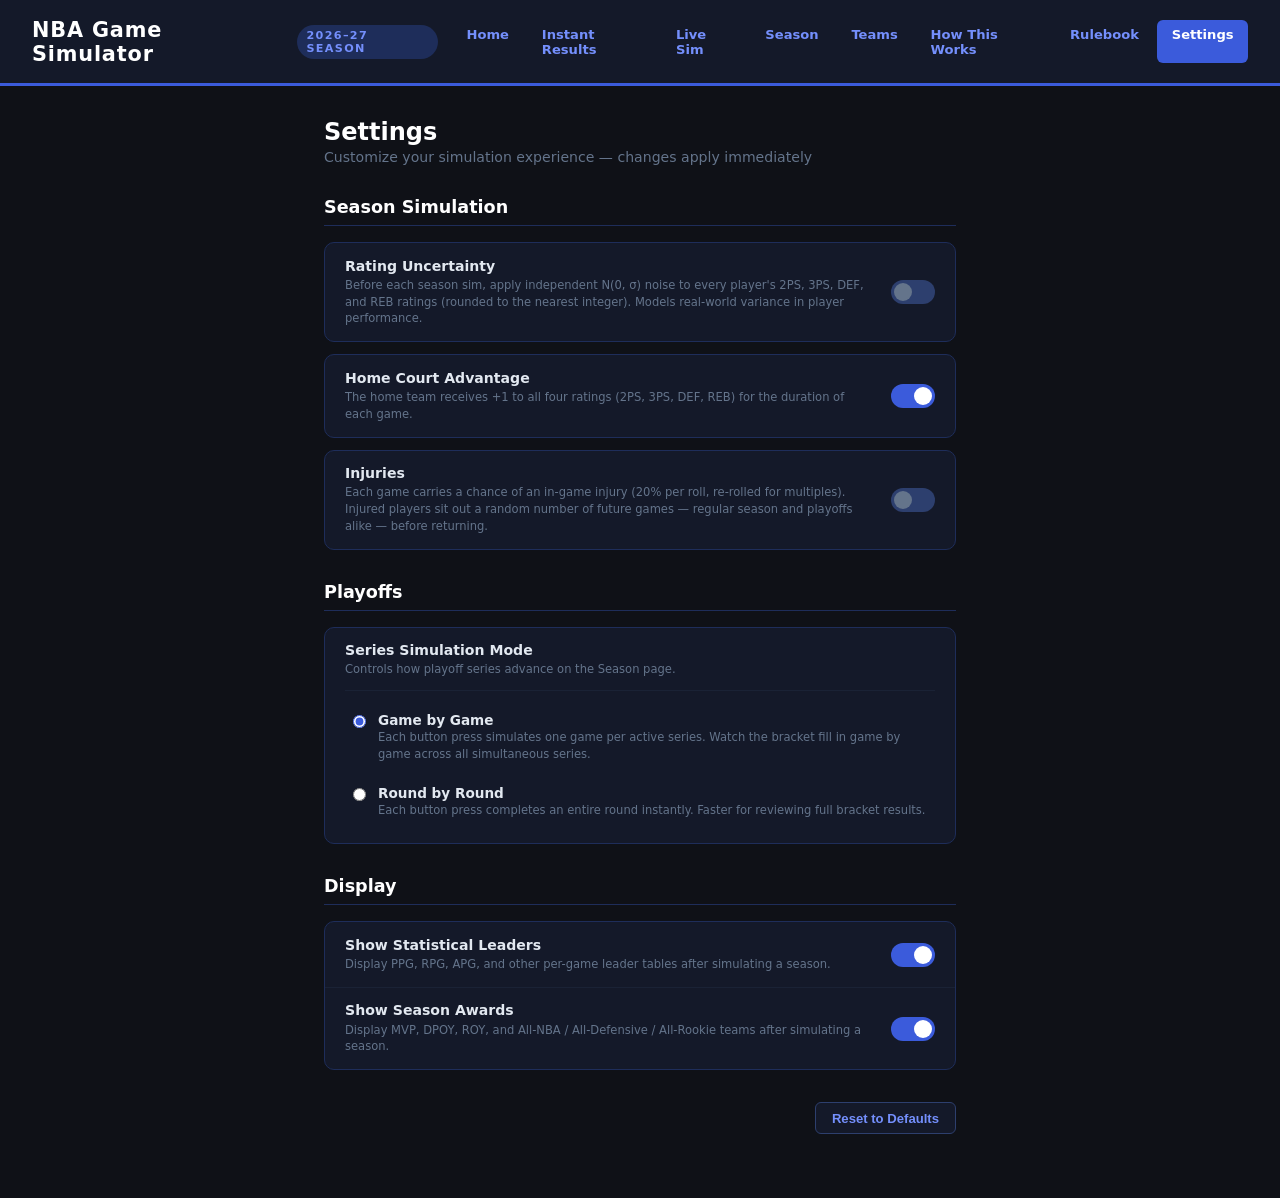
<file: settings.html>
<!DOCTYPE html>
<html lang="en">
<head>
  <meta charset="UTF-8">
  <meta name="viewport" content="width=device-width, initial-scale=1.0">
  <title>Settings — NBA Game Simulator</title>
  <link rel="stylesheet" href="common.css">
  <style>
    .container { max-width: 680px; margin: 0 auto; padding: 2rem 1.5rem 4rem; }

    .page-header { display:flex; align-items:center; justify-content:space-between; flex-wrap:wrap; gap:1rem; margin-bottom:2rem; }
    .page-title   { font-size:1.5rem; font-weight:900; color:#fff; }
    .page-subtitle { color:#64748b; font-size:.88rem; margin-top:.2rem; }
    .section-title { font-size:1.1rem; font-weight:800; color:#fff; margin-bottom:1rem; padding-bottom:.5rem; border-bottom:1px solid #1e2d5a; }

    section { margin-bottom: 2rem; }

    .setting-card {
      background: #141929; border: 1px solid #1e2d5a;
      border-radius: 10px; overflow: hidden; margin-bottom: .75rem;
    }

    .setting-row {
      display: flex; align-items: center; justify-content: space-between;
      gap: 1.5rem; padding: .9rem 1.25rem;
    }
    .setting-row + .setting-row { border-top: 1px solid #1a2235; }
    .sub-setting { background: #0c101a; }

    .setting-text { flex: 1; min-width: 0; }
    .setting-label { font-size: .88rem; font-weight: 700; color: #e2e8f0; margin-bottom: .2rem; }
    .setting-desc  { font-size: .72rem; color: #64748b; line-height: 1.45; }

    /* Toggle */
    .toggle { position: relative; display: inline-block; width: 44px; height: 24px; flex-shrink: 0; }
    .toggle input { opacity: 0; width: 0; height: 0; position: absolute; }
    .toggle-track {
      position: absolute; cursor: pointer; inset: 0;
      background: #2d3f6e; border-radius: 24px; transition: background .2s;
    }
    .toggle-track::before {
      content: ''; position: absolute;
      height: 18px; width: 18px; left: 3px; bottom: 3px;
      background: #64748b; border-radius: 50%; transition: transform .2s, background .2s;
    }
    .toggle input:checked + .toggle-track { background: #3b5bdb; }
    .toggle input:checked + .toggle-track::before { transform: translateX(20px); background: #fff; }

    /* Stdev slider */
    .stdev-control { display: flex; align-items: center; gap: .6rem; flex-shrink: 0; }
    .stdev-control input[type=range] { width: 100px; accent-color: #3b5bdb; cursor: pointer; }
    .stdev-badge {
      background: #1e2d5a; color: #748ffc; font-size: .78rem; font-weight: 800;
      border-radius: 5px; padding: .2rem .55rem; min-width: 28px; text-align: center;
    }

    /* Radio group */
    .radio-group { display: flex; flex-direction: column; gap: .35rem; padding: .75rem 1rem 1rem; }
    .radio-option {
      display: flex; align-items: flex-start; gap: .75rem;
      cursor: pointer; padding: .55rem .75rem; border-radius: 7px; transition: background .15s;
    }
    .radio-option:hover { background: #1a2235; }
    .radio-option input[type=radio] { margin-top: .22rem; accent-color: #3b5bdb; flex-shrink: 0; }
    .option-label { font-size: .85rem; font-weight: 700; color: #e2e8f0; }
    .option-desc  { font-size: .72rem; color: #64748b; margin-top: .1rem; line-height: 1.4; }

    /* Section separator inside card */
    .card-divider { height: 1px; background: #1a2235; margin: 0 1.25rem; }

    .reset-row { display: flex; justify-content: flex-end; margin-top: 1.75rem; }
    .btn-reset {
      background: #141929; color: #748ffc; border: 1px solid #2d3f6e;
      border-radius: 6px; padding: .45rem 1rem; font-size: .82rem; font-weight: 700;
      cursor: pointer; transition: background .15s;
    }
    .btn-reset:hover { background: #1e2d5a; }

    .saved-toast {
      position: fixed; bottom: 1.5rem; right: 1.5rem;
      background: #1e3a5f; border: 1px solid #3b5bdb; border-radius: 8px;
      padding: .55rem 1.1rem; color: #c8d3f5; font-size: .8rem; font-weight: 700;
      opacity: 0; transition: opacity .2s; pointer-events: none;
    }
    .saved-toast.show { opacity: 1; }
  </style>
</head>
<body>

<header>
  <div class="header-brand">
    <h1>NBA Game Simulator</h1>
    <span class="badge">2026–27 Season</span>
  </div>
  <nav class="header-nav">
    <a href="index.html" class="nav-link">Home</a>
    <a href="simulator.html" class="nav-link">Instant Results</a>
    <a href="live.html" class="nav-link">Live Sim</a>
    <a href="season.html" class="nav-link">Season</a>
    <a href="teams.html" class="nav-link">Teams</a>
    <a href="how-it-works.html" class="nav-link">How This Works</a>
    <a href="rulebook.html" class="nav-link">Rulebook</a>
    <a href="settings.html" class="nav-link active">Settings</a>
  </nav>
</header>

<div class="container">
  <div class="page-header">
    <div>
      <div class="page-title">Settings</div>
      <div class="page-subtitle">Customize your simulation experience — changes apply immediately</div>
    </div>
  </div>

  <!-- ── Season Simulation ───────────────────────────────────────── -->
  <section>
    <div class="section-title">Season Simulation</div>

    <div class="setting-card">
      <div class="setting-row">
        <div class="setting-text">
          <div class="setting-label">Rating Uncertainty</div>
          <div class="setting-desc">Before each season sim, apply independent N(0, σ) noise to every player's 2PS, 3PS, DEF, and REB ratings (rounded to the nearest integer). Models real-world variance in player performance.</div>
        </div>
        <label class="toggle">
          <input type="checkbox" id="ratingUncertainty">
          <span class="toggle-track"></span>
        </label>
      </div>
      <div class="setting-row sub-setting" id="stdevRow" style="display:none">
        <div class="setting-text">
          <div class="setting-label">Noise Std Dev (σ)</div>
          <div class="setting-desc">Points of rating variance per stat per player. σ = 3 means ~95% of changes stay within ±6 rating points.</div>
        </div>
        <div class="stdev-control">
          <input type="range" id="uncertaintyStdev" min="1" max="10" step="1" value="3">
          <span class="stdev-badge" id="stdevVal">3</span>
        </div>
      </div>
    </div>

    <div class="setting-card">
      <div class="setting-row">
        <div class="setting-text">
          <div class="setting-label">Home Court Advantage</div>
          <div class="setting-desc">The home team receives +1 to all four ratings (2PS, 3PS, DEF, REB) for the duration of each game.</div>
        </div>
        <label class="toggle">
          <input type="checkbox" id="homeCourtAdvantage" checked>
          <span class="toggle-track"></span>
        </label>
      </div>
    </div>

    <div class="setting-card">
      <div class="setting-row">
        <div class="setting-text">
          <div class="setting-label">Injuries</div>
          <div class="setting-desc">Each game carries a chance of an in-game injury (20% per roll, re-rolled for multiples). Injured players sit out a random number of future games — regular season and playoffs alike — before returning.</div>
        </div>
        <label class="toggle">
          <input type="checkbox" id="injuriesEnabled">
          <span class="toggle-track"></span>
        </label>
      </div>
    </div>
  </section>

  <!-- ── Playoffs ────────────────────────────────────────────────── -->
  <section>
    <div class="section-title">Playoffs</div>
    <div class="setting-card">
      <div class="setting-row" style="padding-bottom:.75rem">
        <div class="setting-text">
          <div class="setting-label">Series Simulation Mode</div>
          <div class="setting-desc">Controls how playoff series advance on the Season page.</div>
        </div>
      </div>
      <div class="card-divider"></div>
      <div class="radio-group">
        <label class="radio-option">
          <input type="radio" name="playoffMode" value="step">
          <div>
            <div class="option-label">Game by Game</div>
            <div class="option-desc">Each button press simulates one game per active series. Watch the bracket fill in game by game across all simultaneous series.</div>
          </div>
        </label>
        <label class="radio-option">
          <input type="radio" name="playoffMode" value="round">
          <div>
            <div class="option-label">Round by Round</div>
            <div class="option-desc">Each button press completes an entire round instantly. Faster for reviewing full bracket results.</div>
          </div>
        </label>
      </div>
    </div>
  </section>

  <!-- ── Display ─────────────────────────────────────────────────── -->
  <section>
    <div class="section-title">Display</div>
    <div class="setting-card">
      <div class="setting-row">
        <div class="setting-text">
          <div class="setting-label">Show Statistical Leaders</div>
          <div class="setting-desc">Display PPG, RPG, APG, and other per-game leader tables after simulating a season.</div>
        </div>
        <label class="toggle">
          <input type="checkbox" id="showLeaders" checked>
          <span class="toggle-track"></span>
        </label>
      </div>
      <div class="setting-row">
        <div class="setting-text">
          <div class="setting-label">Show Season Awards</div>
          <div class="setting-desc">Display MVP, DPOY, ROY, and All-NBA / All-Defensive / All-Rookie teams after simulating a season.</div>
        </div>
        <label class="toggle">
          <input type="checkbox" id="showAwards" checked>
          <span class="toggle-track"></span>
        </label>
      </div>
    </div>
  </section>

  <div class="reset-row">
    <button class="btn-reset" onclick="resetDefaults()">Reset to Defaults</button>
  </div>
</div>

<div class="saved-toast" id="toast">Settings saved</div>

<script>
'use strict';

const DEFAULT_SETTINGS = {
  ratingUncertainty: false,
  uncertaintyStdev: 3,
  playoffMode: 'step',
  homeCourtAdvantage: true,
  injuriesEnabled: false,
  showLeaders: true,
  showAwards: true,
};

function loadSettings() {
  try { return { ...DEFAULT_SETTINGS, ...JSON.parse(localStorage.getItem('nbaSimSettings') || '{}') }; }
  catch { return { ...DEFAULT_SETTINGS }; }
}

function saveSettings() {
  const s = {
    ratingUncertainty:  document.getElementById('ratingUncertainty').checked,
    uncertaintyStdev:   parseInt(document.getElementById('uncertaintyStdev').value),
    playoffMode:        document.querySelector('input[name="playoffMode"]:checked')?.value || 'step',
    homeCourtAdvantage: document.getElementById('homeCourtAdvantage').checked,
    injuriesEnabled:    document.getElementById('injuriesEnabled').checked,
    showLeaders:        document.getElementById('showLeaders').checked,
    showAwards:         document.getElementById('showAwards').checked,
  };
  localStorage.setItem('nbaSimSettings', JSON.stringify(s));
  showToast();
}

let _toastTimer = null;
function showToast() {
  const t = document.getElementById('toast');
  t.classList.add('show');
  clearTimeout(_toastTimer);
  _toastTimer = setTimeout(() => t.classList.remove('show'), 1400);
}

function resetDefaults() {
  localStorage.removeItem('nbaSimSettings');
  applyToUI(DEFAULT_SETTINGS);
  showToast();
}

function applyToUI(s) {
  document.getElementById('ratingUncertainty').checked = s.ratingUncertainty;
  document.getElementById('uncertaintyStdev').value    = s.uncertaintyStdev;
  document.getElementById('stdevVal').textContent      = s.uncertaintyStdev;
  document.getElementById('stdevRow').style.display    = s.ratingUncertainty ? '' : 'none';
  const modeEl = document.querySelector(`input[name="playoffMode"][value="${s.playoffMode}"]`);
  if (modeEl) modeEl.checked = true;
  document.getElementById('homeCourtAdvantage').checked = s.homeCourtAdvantage;
  document.getElementById('injuriesEnabled').checked    = s.injuriesEnabled;
  document.getElementById('showLeaders').checked        = s.showLeaders;
  document.getElementById('showAwards').checked         = s.showAwards;
}

applyToUI(loadSettings());

// Listeners — auto-save on any change
document.getElementById('ratingUncertainty').addEventListener('change', function() {
  document.getElementById('stdevRow').style.display = this.checked ? '' : 'none';
  saveSettings();
});
document.getElementById('uncertaintyStdev').addEventListener('input', function() {
  document.getElementById('stdevVal').textContent = this.value;
  saveSettings();
});
['homeCourtAdvantage','injuriesEnabled','showLeaders','showAwards'].forEach(id =>
  document.getElementById(id).addEventListener('change', saveSettings));
document.querySelectorAll('input[name="playoffMode"]').forEach(el =>
  el.addEventListener('change', saveSettings));
</script>
</body>
</html>
</file>
<file: common.css>
*, *::before, *::after { box-sizing: border-box; margin: 0; padding: 0; }

body {
  font-family: 'Segoe UI', system-ui, sans-serif;
  background: #0f1117;
  color: #e2e8f0;
  min-height: 100vh;
}

header {
  background: #141929;
  border-bottom: 3px solid #3b5bdb;
  padding: 1.1rem 2rem;
  display: flex;
  align-items: center;
  justify-content: space-between;
  gap: 0.9rem;
}
.header-brand { display: flex; align-items: center; gap: 0.9rem; }
header h1 { font-size: 1.3rem; font-weight: 800; letter-spacing: 0.04em; color: #fff; }
.badge {
  font-size: 0.7rem; font-weight: 600; text-transform: uppercase;
  letter-spacing: 0.12em; color: #748ffc;
  background: #1e2d5a; padding: 0.25rem 0.6rem; border-radius: 999px;
}
.header-nav { display: flex; gap: 0.25rem; }
.nav-link {
  color: #748ffc; text-decoration: none;
  padding: 0.4rem 0.9rem; border-radius: 6px;
  font-size: 0.82rem; font-weight: 600;
  transition: background 0.15s, color 0.15s;
}
.nav-link:hover { background: #1e2d5a; color: #c5d0fc; }
.nav-link.active { background: #3b5bdb; color: #fff; }
</file>
